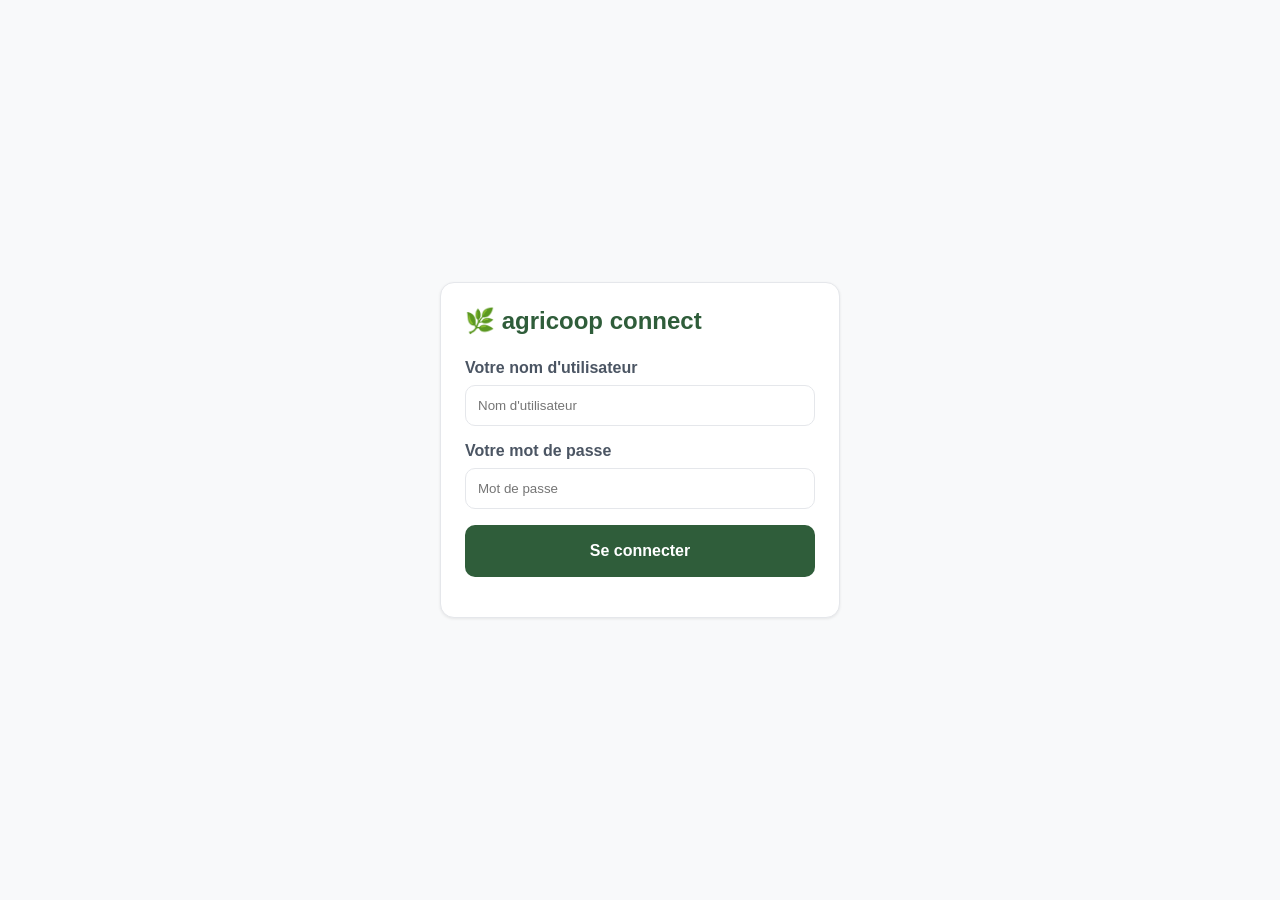
<file: index.html>
<!DOCTYPE html>
<html lang="en">

<head>
    <meta charset="UTF-8">
    <meta http-equiv="refresh" content="0; url=/frontend/login/login.html">
    <title>Redirection...</title>
</head>

<body>

</body>

</html>
</file>
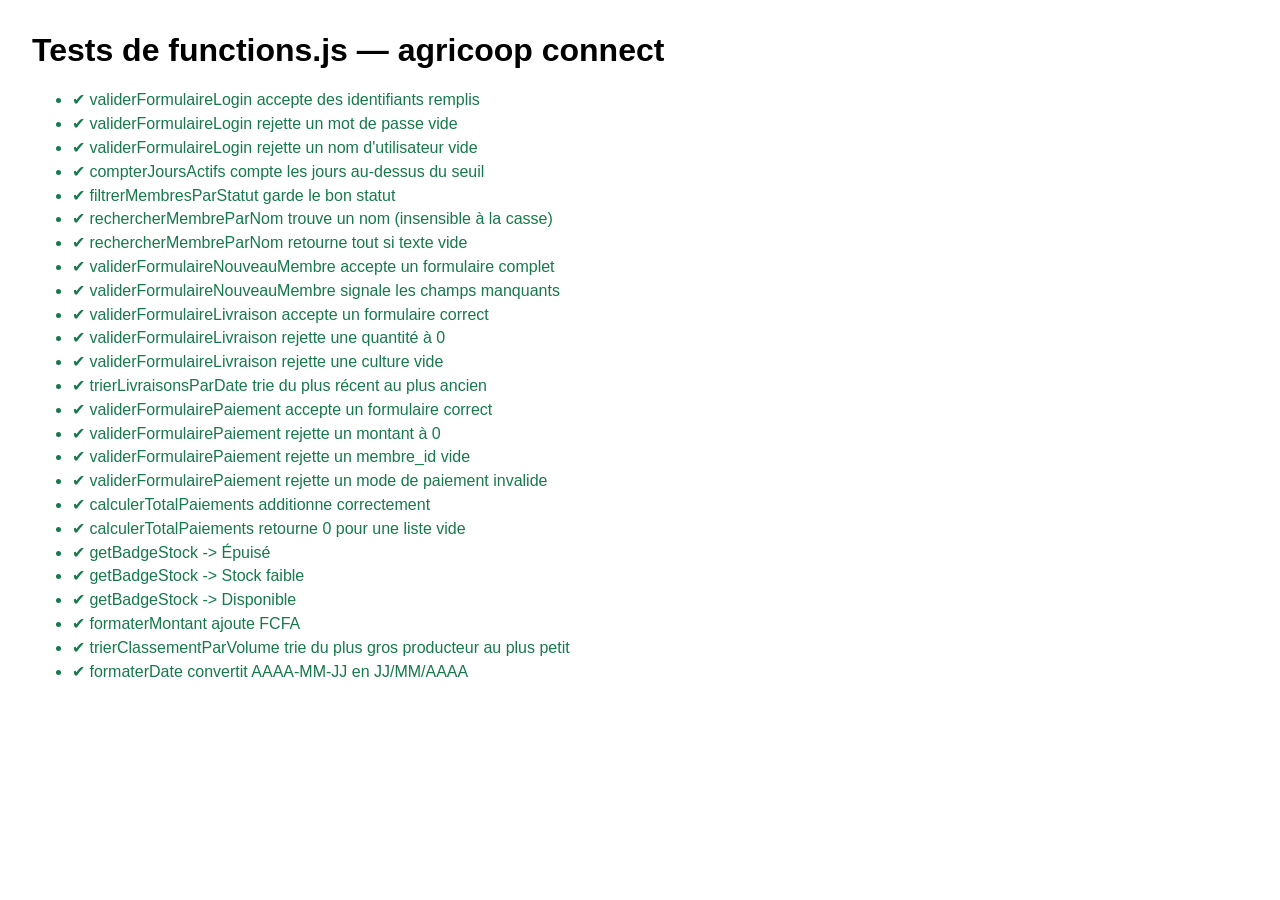
<file: frontend/functions.test.html>
<!doctype html>
<html lang="fr">
  <head>
    <meta charset="UTF-8" />
    <title>Tests — functions.js — agricoop connect</title>
    <style>
      body {
        font-family: sans-serif;
        margin: 2rem;
      }

      .ok {
        color: #16794b;
      }

      .ko {
        color: #b3261e;
      }

      li {
        margin: 0.3rem 0;
      }
    </style>
  </head>

  <body>
    <!-- Ouvrez ce fichier dans le navigateur. Tout doit être VERT.
       Vous n'avez rien à modifier ici. -->
    <h1>Tests de functions.js — agricoop connect</h1>
    <ul id="resultats"></ul>

    <script src="functions.js"></script>
    <script>
      const ul = document.getElementById("resultats");
      function verifier(nom, condition) {
        const li = document.createElement("li");
        li.textContent = (condition ? "✔ " : "✗ ") + nom;
        li.className = condition ? "ok" : "ko";
        ul.appendChild(li);
      }
      function memeContenu(a, b) {
        return JSON.stringify(a) === JSON.stringify(b);
      }

      try {
        // --- Dev FS1 ---
        verifier(
          "validerFormulaireLogin accepte des identifiants remplis",
          validerFormulaireLogin({
            nom_utilisateur: "smalonga",
            mot_de_passe: "Secretaire2026",
          }) === true,
        );

        verifier(
          "validerFormulaireLogin rejette un mot de passe vide",
          validerFormulaireLogin({
            nom_utilisateur: "smalonga",
            mot_de_passe: "",
          }) === false,
        );

        verifier(
          "validerFormulaireLogin rejette un nom d'utilisateur vide",
          validerFormulaireLogin({
            nom_utilisateur: "   ",
            mot_de_passe: "abc",
          }) === false,
        );

        verifier(
          "compterJoursActifs compte les jours au-dessus du seuil",
          compterJoursActifs(
            { "2026-07-08": 135, "2026-07-09": 60, "2026-07-10": 110 },
            100,
          ) === 2,
        );

        // --- Dev FS2 ---
        verifier(
          "filtrerMembresParStatut garde le bon statut",
          memeContenu(
            filtrerMembresParStatut(
              [
                { statut_cotisation: "En retard" },
                { statut_cotisation: "À jour" },
                { statut_cotisation: "En retard" },
              ],
              "En retard",
            ),
            [
              { statut_cotisation: "En retard" },
              { statut_cotisation: "En retard" },
            ],
          ),
        );

        verifier(
          "rechercherMembreParNom trouve un nom (insensible à la casse)",
          rechercherMembreParNom(
            [{ nom: "Jean Mabiala" }, { nom: "Sandra Malonga" }],
            "jean",
          ).length === 1,
        );

        verifier(
          "rechercherMembreParNom retourne tout si texte vide",
          rechercherMembreParNom(
            [{ nom: "Jean Mabiala" }, { nom: "Sandra Malonga" }],
            "",
          ).length === 2,
        );

        verifier(
          "validerFormulaireNouveauMembre accepte un formulaire complet",
          validerFormulaireNouveauMembre({
            nom: "Koumba",
            prenom: "Marie",
            village: "Séo",
            contact: "064111222",
          }).valide === true,
        );

        verifier(
          "validerFormulaireNouveauMembre signale les champs manquants",
          validerFormulaireNouveauMembre({
            nom: "Koumba",
            prenom: "",
            village: "Séo",
            contact: "",
          }).erreurs.length === 2,
        );

        // --- Dev FS3 ---
        verifier(
          "validerFormulaireLivraison accepte un formulaire correct",
          validerFormulaireLivraison({
            membre_id: 1,
            culture: "Manioc",
            quantite: "40",
          }) === true,
        );

        verifier(
          "validerFormulaireLivraison rejette une quantité à 0",
          validerFormulaireLivraison({
            membre_id: 1,
            culture: "Manioc",
            quantite: "0",
          }) === false,
        );

        verifier(
          "validerFormulaireLivraison rejette une culture vide",
          validerFormulaireLivraison({
            membre_id: 1,
            culture: "",
            quantite: "40",
          }) === false,
        );

        verifier(
          "trierLivraisonsParDate trie du plus récent au plus ancien",
          memeContenu(
            trierLivraisonsParDate([
              { date: "2026-07-10" },
              { date: "2026-07-15" },
              { date: "2026-07-08" },
            ]),
            [
              { date: "2026-07-15" },
              { date: "2026-07-10" },
              { date: "2026-07-08" },
            ],
          ),
        );

        // --- Dev FS4 ---
        verifier(
          "validerFormulairePaiement accepte un formulaire correct",
          validerFormulairePaiement({
            membre_id: 1,
            montant: "5000",
            mode_paiement: "Espèces",
          }) === true,
        );

        verifier(
          "validerFormulairePaiement rejette un montant à 0",
          validerFormulairePaiement({
            membre_id: 1,
            montant: "0",
            mode_paiement: "Espèces",
          }) === false,
        );

        verifier(
          "validerFormulairePaiement rejette un membre_id vide",
          validerFormulairePaiement({
            membre_id: "",
            montant: "5000",
            mode_paiement: "Espèces",
          }) === false,
        );

        verifier(
          "validerFormulairePaiement rejette un mode de paiement invalide",
          validerFormulairePaiement({
            membre_id: 1,
            montant: "5000",
            mode_paiement: "Chèque",
          }) === false,
        );

        verifier(
          "calculerTotalPaiements additionne correctement",
          calculerTotalPaiements([
            { montant: 5000 },
            { montant: 3000 },
            { montant: 2000 },
          ]) === 10000,
        );

        verifier(
          "calculerTotalPaiements retourne 0 pour une liste vide",
          calculerTotalPaiements([]) === 0,
        );

        // --- Dev FS5 ---
        verifier("getBadgeStock -> Épuisé", getBadgeStock(0) === "Épuisé");

        verifier(
          "getBadgeStock -> Stock faible",
          getBadgeStock(30) === "Stock faible",
        );

        verifier(
          "getBadgeStock -> Disponible",
          getBadgeStock(80) === "Disponible",
        );

        verifier(
          "formaterMontant ajoute FCFA",
          formaterMontant(23000) === "23000 FCFA",
        );

        // --- Dev FS6 ---
        verifier(
          "trierClassementParVolume trie du plus gros producteur au plus petit",
          memeContenu(
            trierClassementParVolume([
              { volume_total: 50 },
              { volume_total: 130 },
              { volume_total: 90 },
            ]),
            [{ volume_total: 130 }, { volume_total: 90 }, { volume_total: 50 }],
          ),
        );

        verifier(
          "formaterDate convertit AAAA-MM-JJ en JJ/MM/AAAA",
          formaterDate("2026-07-12") === "12/07/2026",
        );
      } catch (e) {
        verifier("Une fonction plante : " + e.message, false);
      }
    </script>
  </body>
</html>
</file>
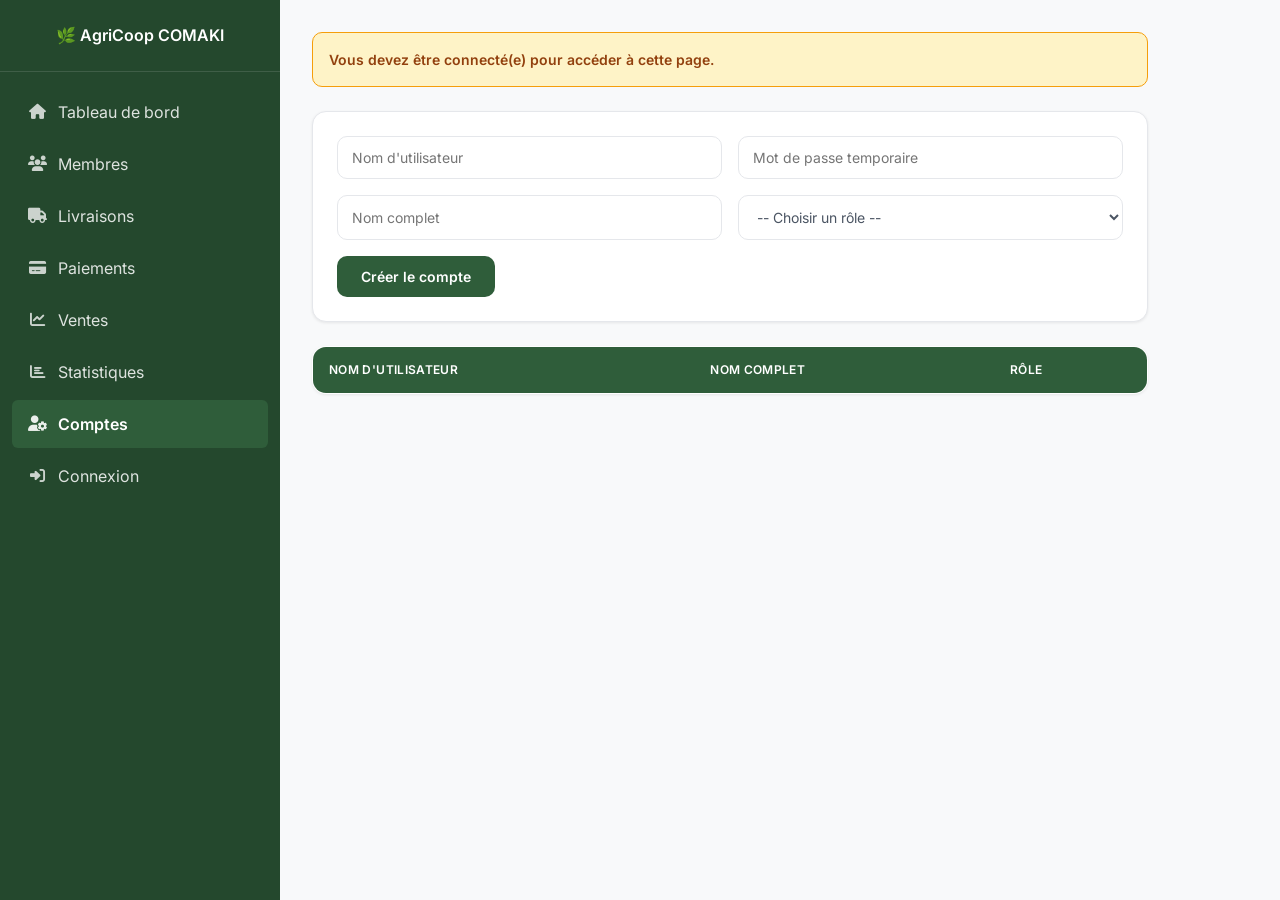
<file: frontend/comptes/comptes.html>
<!DOCTYPE html>
<html lang="fr">
<head>
  <meta charset="UTF-8">
  <meta name="viewport" content="width=device-width, initial-scale=1.0">
  <title>agricoop connect — Comptes</title>
  <link rel="stylesheet" href="comptes.css">
  <link rel="stylesheet" href="https://cdnjs.cloudflare.com/ajax/libs/font-awesome/6.5.1/css/all.min.css">
</head>
<body>

  <!-- Bouton burger (mobile) -->
<button class="burger" id="burger-btn" aria-label="Menu" aria-expanded="false">
  <span></span>
  <span></span>
  <span></span>
</button>

<!-- Overlay sombre (mobile) -->
<div class="sidebar-overlay" id="sidebar-overlay"></div>

<aside class="sidebar" id="sidebar">
  <div class="sidebar-brand">
    <span class="logo-text">🌿 AgriCoop COMAKI</span>
  </div>

  <nav class="sidebar-nav" id="main-nav">
    <ul class="nav-list">
      <li>
        <a href="../dashboard/dashboard.html" class="nav-link">
          <i class="fas fa-home"></i> Tableau de bord
        </a>
      </li>
      <li>
        <a href="../membres/membres.html" class="nav-link">
          <i class="fas fa-users"></i> Membres
        </a>
      </li>
      <li>
        <a href="../livraisons/livraisons.html" class="nav-link">
          <i class="fas fa-truck"></i> Livraisons
        </a>
      </li>
      <li>
        <a href="../paiements/paiements.html" class="nav-link">
          <i class="fas fa-credit-card"></i> Paiements
        </a>
      </li>
      <li>
        <a href="../ventes/ventes.html" class="nav-link">
          <i class="fas fa-chart-line"></i> Ventes
        </a>
      </li>
      <li>
        <a href="../statistiques/statistiques.html" class="nav-link">
          <i class="fas fa-chart-bar"></i> Statistiques
        </a>
      </li>
      <li>
        <a href="../comptes/comptes.html" class="nav-link active">
          <i class="fas fa-user-cog"></i> Comptes
        </a>
      </li>
      <li>
        <a href="../login/login.html" class="nav-link">
          <i class="fas fa-sign-in-alt"></i> Connexion
        </a>
      </li>
    </ul>
  </nav>
</aside>

      <main>
        <!-- *** NE PAS MODIFIER l'id ci-dessous *** -->
        <div id="acces-refuse-comptes" hidden></div>

        <!-- *** NE PAS MODIFIER les id ci-dessous – main.js les utilise *** -->
        <form id="form-nouveau-compte">
          <input type="text" id="c-nom-utilisateur" placeholder="Nom d'utilisateur">
          <input type="password" id="c-mot-de-passe" placeholder="Mot de passe temporaire">
          <input type="text" id="c-nom-complet" placeholder="Nom complet">
          <select id="c-role">
            <option value="">-- Choisir un rôle --</option>
            <option value="Président">Président</option>
            <option value="Trésorière">Trésorière</option>
            <option value="Responsable dépôt">Responsable dépôt</option>
            <option value="Membre">Membre</option>
          </select>
          <button type="submit">Créer le compte</button>
        </form>

        <div id="message-erreur-compte" class="message message-erreur" hidden></div>
        <div id="message-succes-compte" class="message message-succes" hidden></div>

        <table>
          <thead>
            <tr>
              <th>Nom d'utilisateur</th>
              <th>Nom complet</th>
              <th>Rôle</th>
            </tr>
          </thead>
          <tbody id="liste-comptes"></tbody>
        </table>
        <!-- *** fin de la zone protégée *** -->
      </main>
    </div>
  </div>

  <!-- NE PAS MODIFIER – scripts de connexion au backend -->
  <script src="../functions.js"></script>
  <script src="../main.js"></script>
  <script>
    const burger = document.getElementById('burger-btn');
    const sidebar = document.getElementById('sidebar');
    const overlay = document.getElementById('sidebar-overlay');

    function toggleSidebar() {
      const open = sidebar.classList.toggle('open');
      burger.setAttribute('aria-expanded', open);
      if (overlay) overlay.classList.toggle('visible', open);
    }

    if (burger && sidebar) {
      burger.addEventListener('click', toggleSidebar);
    }
    if (overlay) {
      overlay.addEventListener('click', toggleSidebar);
    }
  </script>
</body>
</html>
</file>
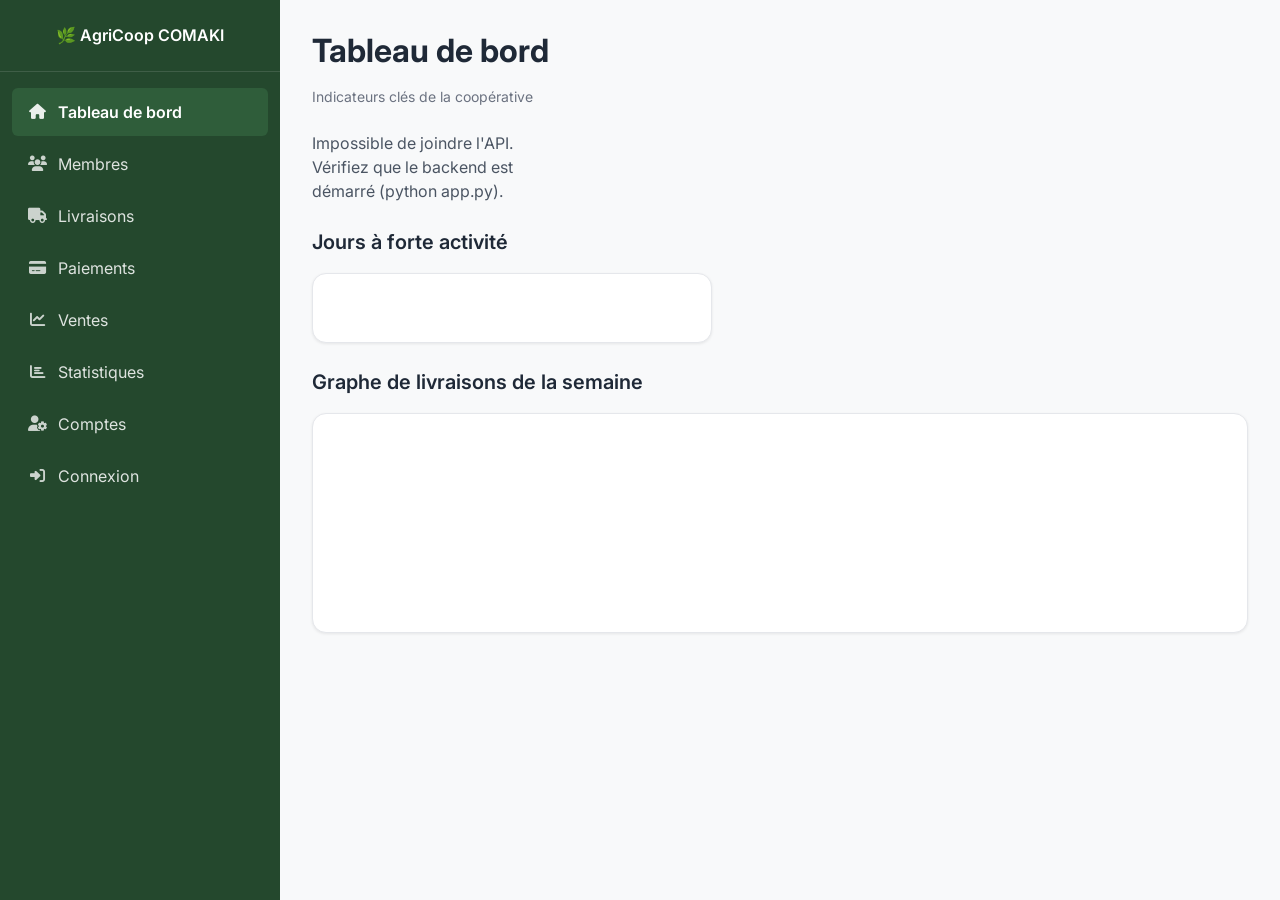
<file: frontend/dashboard/dashboard.html>
<!DOCTYPE html>
<html lang="fr">
<head>
  <meta charset="UTF-8">
  <meta name="viewport" content="width=device-width, initial-scale=1.0">
  <title>AgriCoop Connect — Tableau de bord</title>
  <link rel="stylesheet" href="dashboard.css">
  <link rel="stylesheet" href="https://cdnjs.cloudflare.com/ajax/libs/font-awesome/6.5.1/css/all.min.css">
</head>
<body>

  <!-- Bouton burger (mobile) -->
  <button class="burger" id="burger-btn" aria-label="Menu" aria-expanded="false">
    <span></span>
    <span></span>
    <span></span>
  </button>

  <!-- Overlay sombre (mobile) -->
  <div class="sidebar-overlay" id="sidebar-overlay"></div>

  <aside class="sidebar" id="sidebar">
    <div class="sidebar-brand">
      <span class="logo-text">🌿 AgriCoop COMAKI</span>
    </div>

    <nav class="sidebar-nav" id="main-nav">
      <ul class="nav-list">
        <li>
          <a href="../dashboard/dashboard.html" class="nav-link active">
            <i class="fas fa-home"></i> Tableau de bord
          </a>
        </li>
        <li>
          <a href="../membres/membres.html" class="nav-link">
            <i class="fas fa-users"></i> Membres
          </a>
        </li>
        <li>
          <a href="../livraisons/livraisons.html" class="nav-link">
            <i class="fas fa-truck"></i> Livraisons
          </a>
        </li>
        <li>
          <a href="../paiements/paiements.html" class="nav-link">
            <i class="fas fa-credit-card"></i> Paiements
          </a>
        </li>
        <li>
          <a href="../ventes/ventes.html" class="nav-link">
            <i class="fas fa-chart-line"></i> Ventes
          </a>
        </li>
        <li>
          <a href="../statistiques/statistiques.html" class="nav-link">
            <i class="fas fa-chart-bar"></i> Statistiques
          </a>
        </li>
        <li>
          <a href="../comptes/comptes.html" class="nav-link">
            <i class="fas fa-user-cog"></i> Comptes
          </a>
        </li>
        <li>
          <a href="../login/login.html" class="nav-link">
            <i class="fas fa-sign-in-alt"></i> Connexion
          </a>
        </li>
      </ul>
    </nav>
  </aside>

  <main>
    <h1>Tableau de bord</h1>
    <p class="subtitle">Indicateurs clés de la coopérative</p>

    <!-- =====================================================================
         CARTES INDICATEURS — TODO (Dev FS1)
         *** NE PAS MODIFIER les id ci-dessous — main.js les utilise ***
         ===================================================================== -->
    <section class="section-indicateurs">
      <div id="dashboard-cartes">
        <div class="carte">
          <span class="carte-titre">Stock total</span>
          <div id="carte-stock"></div>
        </div>
        <div class="carte">
          <span class="carte-titre">Montant dû</span>
          <div id="carte-montant-du"></div>
        </div>
        <div class="carte">
          <span class="carte-titre">Membres actifs</span>
          <div id="carte-membres"></div>
        </div>
        <div class="carte">
          <span class="carte-titre">Livraisons du mois</span>
          <div id="carte-livraisons"></div>
        </div>
      </div>
    </section>

    <!-- =====================================================================
         JOURS À FORTE ACTIVITÉ — TODO (Dev FS1)
         *** NE PAS MODIFIER l'id ci-dessous — main.js l'utilise ***
         ===================================================================== -->
    <section class="section-jours">
      <h2>Jours à forte activité</h2>
      <div id="jours-actifs"></div>
    </section>

    <!-- =====================================================================
         GRAPHIQUE SEMAINE — TODO (Dev FS1)
         *** NE PAS MODIFIER l'id ci-dessous — main.js l'utilise ***
         ===================================================================== -->
    <section class="section-graphique">
      <h2>Graphe de livraisons de la semaine</h2>
      <div id="graphique-semaine"></div>
    </section>
  </main>

  <!-- NE PAS MODIFIER — scripts de connexion au backend -->
  <script src="../functions.js"></script>
  <script src="../main.js"></script>

  <!-- Script sidebar / burger (UI uniquement) -->
  <script>
    const burger = document.getElementById('burger-btn');
    const sidebar = document.getElementById('sidebar');
    const overlay = document.getElementById('sidebar-overlay');

    function toggleSidebar() {
      const open = sidebar.classList.toggle('open');
      burger.setAttribute('aria-expanded', open);
      if (overlay) overlay.classList.toggle('visible', open);
    }

    if (burger && sidebar) {
      burger.addEventListener('click', toggleSidebar);
    }
    if (overlay) {
      overlay.addEventListener('click', toggleSidebar);
    }
  </script>
</body>
</html>
</file>
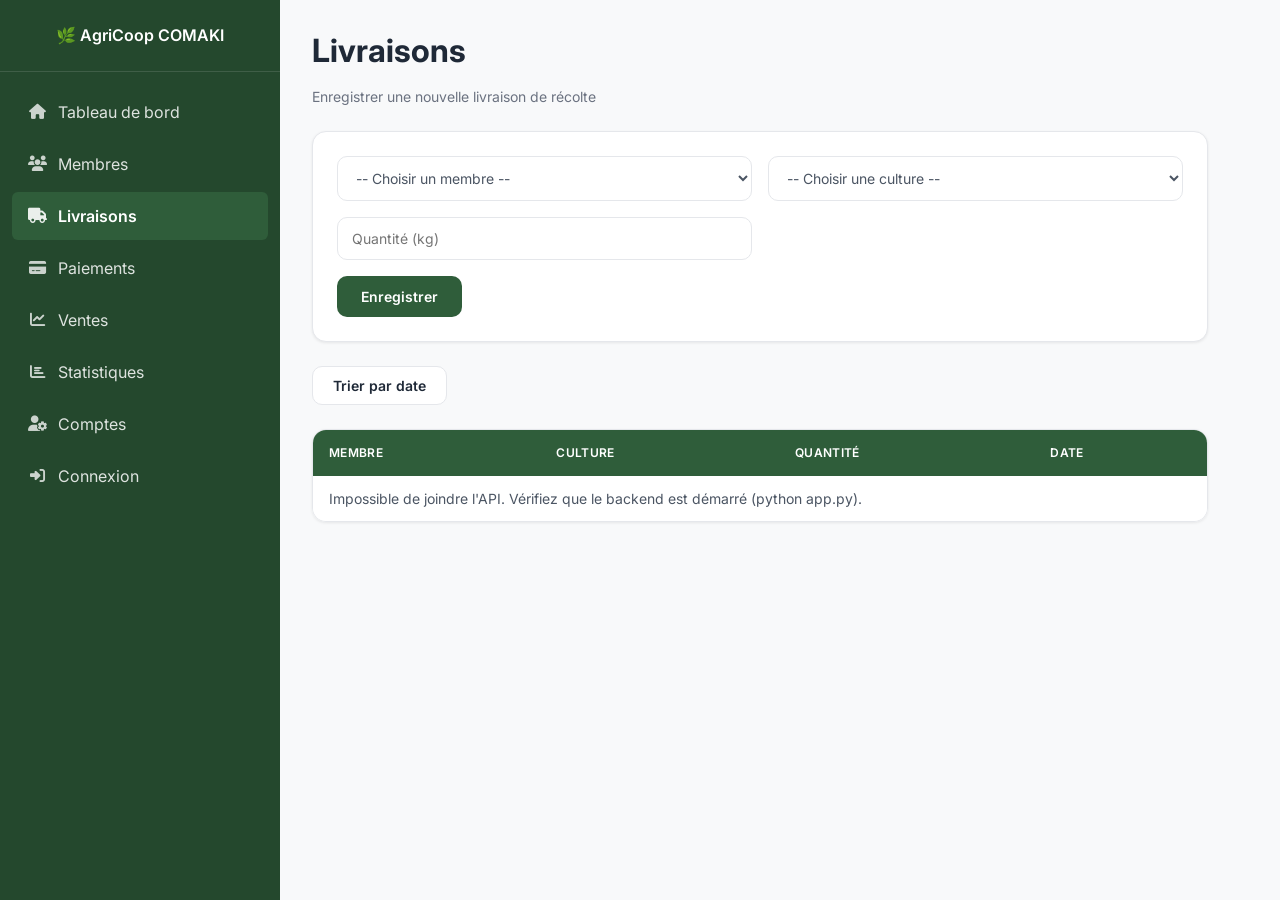
<file: frontend/livraisons/livraisons.html>
<!doctype html>
<html lang="fr">
  <head>
    <meta charset="UTF-8" />
    <meta name="viewport" content="width=device-width, initial-scale=1.0" />
    <title>agricoop connect — Livraisons</title>
    <link rel="stylesheet" href="livraisons.css" />
    <link
      rel="stylesheet"
      href="https://cdnjs.cloudflare.com/ajax/libs/font-awesome/6.5.1/css/all.min.css"
    />
  </head>
  <body>
    <!-- Bouton burger (mobile) -->
    <button
      class="burger"
      id="burger-btn"
      aria-label="Menu"
      aria-expanded="false"
    >
      <span></span>
      <span></span>
      <span></span>
    </button>

    <!-- Overlay sombre (mobile) -->
    <div class="sidebar-overlay" id="sidebar-overlay"></div>

    <aside class="sidebar" id="sidebar">
      <div class="sidebar-brand">
        <span class="logo-text">🌿 AgriCoop COMAKI</span>
      </div>

      <nav class="sidebar-nav" id="main-nav">
        <ul class="nav-list">
          <li>
            <a href="../dashboard/dashboard.html" class="nav-link">
              <i class="fas fa-home"></i> Tableau de bord
            </a>
          </li>
          <li>
            <a href="../membres/membres.html" class="nav-link">
              <i class="fas fa-users"></i> Membres
            </a>
          </li>
          <li>
            <a href="../livraisons/livraisons.html" class="nav-link active">
              <i class="fas fa-truck"></i> Livraisons
            </a>
          </li>
          <li>
            <a href="../paiements/paiements.html" class="nav-link">
              <i class="fas fa-credit-card"></i> Paiements
            </a>
          </li>
          <li>
            <a href="../ventes/ventes.html" class="nav-link">
              <i class="fas fa-chart-line"></i> Ventes
            </a>
          </li>
          <li>
            <a href="../statistiques/statistiques.html" class="nav-link">
              <i class="fas fa-chart-bar"></i> Statistiques
            </a>
          </li>
          <li>
            <a href="../comptes/comptes.html" class="nav-link">
              <i class="fas fa-user-cog"></i> Comptes
            </a>
          </li>
          <li>
            <a href="../login/login.html" class="nav-link">
              <i class="fas fa-sign-in-alt"></i> Connexion
            </a>
          </li>
        </ul>
      </nav>
    </aside>

    <main>
      <h1>Livraisons</h1>
      <p class="subtitle">Enregistrer une nouvelle livraison de récolte</p>

      <!-- *** NE PAS MODIFIER les id ci-dessous – main.js les utilise *** -->
      <form id="form-livraison">
        <select id="f-membre">
          <option value="">-- Choisir un membre --</option>
          <option value="1">Jean Mabiala</option>
          <option value="8">Odette Kimbembe</option>
          <option value="3">Ferdinand Loubota</option>
          <option value="4">Sandra Malonga</option>
          <option value="2">Alphonsine Nkounkou</option>
        </select>

        <select id="f-culture">
          <option value="">-- Choisir une culture --</option>
          <option value="Manioc">Manioc</option>
          <option value="Maïs">Maïs</option>
          <option value="Arachide">Arachide</option>
        </select>

        <input
          type="number"
          id="f-quantite"
          min="1"
          placeholder="Quantité (kg)"
        />

        <button type="submit">Enregistrer</button>
      </form>

      <div
        id="message-erreur-livraison"
        class="message message-erreur"
        hidden
      ></div>
      <div
        id="message-succes-livraison"
        class="message message-succes"
        hidden
      ></div>
      <!-- *** fin de la zone protégée *** -->

      <button id="btn-trier-livraisons" type="button">Trier par date</button>

      <div class="table-wrapper">
        <table>
          <thead>
            <tr>
              <th>Membre</th>
              <th>Culture</th>
              <th>Quantité</th>
              <th>Date</th>
            </tr>
          </thead>
          <tbody id="liste-livraisons"></tbody>
        </table>
      </div>
    </main>

    <!-- NE PAS MODIFIER – scripts de connexion au backend -->
    <script src="../functions.js"></script>
    <script src="../main.js"></script>

    <!-- Script sidebar / burger (UI uniquement) -->
    <script>
      const burger = document.getElementById("burger-btn");
      const sidebar = document.getElementById("sidebar");
      const overlay = document.getElementById("sidebar-overlay");

      function toggleSidebar() {
        const open = sidebar.classList.toggle("open");
        burger.setAttribute("aria-expanded", open);
        if (overlay) overlay.classList.toggle("visible", open);
      }

      if (burger && sidebar) {
        burger.addEventListener("click", toggleSidebar);
      }
      if (overlay) {
        overlay.addEventListener("click", toggleSidebar);
      }
    </script>
  </body>
</html>
</file>
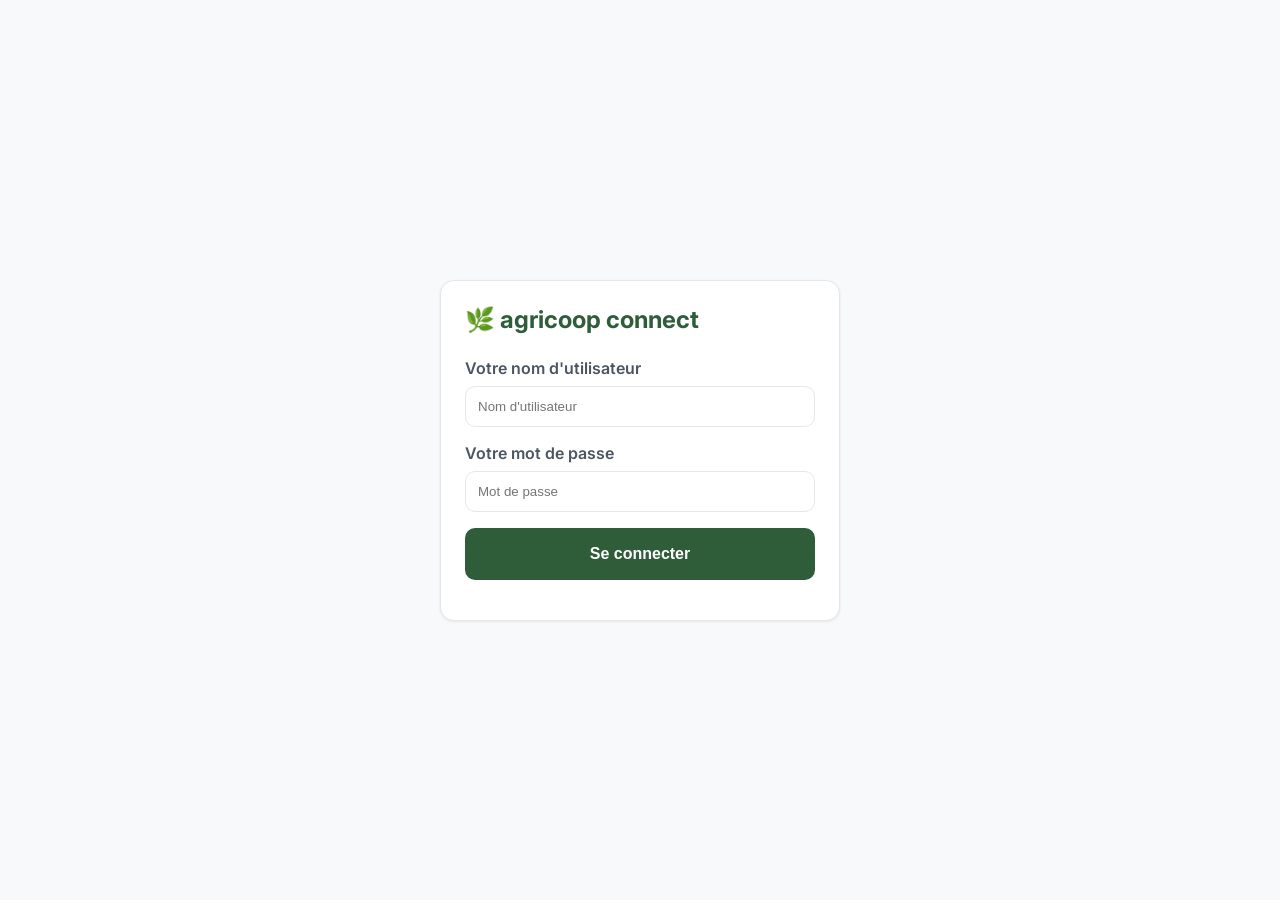
<file: frontend/login/login.html>
<!doctype html>
<html lang="fr">
  <head>
    <meta charset="UTF-8" />
    <meta name="viewport" content="width=device-width, initial-scale=1.0" />
    <title>agricoop connect — Connexion</title>
    <link rel="stylesheet" href="login.css" />
  </head>

  <body>
    <!-- =====================================================================
       ÉCRAN DE CONNEXION — TODO (Dev FS1)
       Construire une page de connexion centrée, sobre : logo/titre de
       l'application, formulaire, message d'erreur. Layout : centré
       verticalement et horizontalement, carte de connexion max ~400px de
       large, responsive mobile.

       *** NE PAS MODIFIER les id ci-dessous — main.js les utilise ***
       ===================================================================== -->
    <main>
      <div class="main-wrapper card">
        <h2>🌿 agricoop connect</h2>
        <form id="form-login">
          <div class="form-field-container">
            <label for="l-nom-utilisateur">Votre nom d'utilisateur</label>
            <input
              type="text"
              id="l-nom-utilisateur"
              placeholder="Nom d'utilisateur"
            />
          </div>
          <div class="form-field-container">
            <label for="l-mot-de-passe">Votre mot de passe</label>
            <input
              type="password"
              id="l-mot-de-passe"
              placeholder="Mot de passe"
            />
          </div>
          <div class="form-field-container">
            <button type="submit">Se connecter</button>
          </div>
        </form>

        <div id="message-erreur-login" hidden></div>
      </div>
      <!-- AIDE — TODO (Dev FS1) : rappel optionnel que les comptes sont créés
         par la Secrétaire (pas d'auto-inscription) -->
    </main>

    <!-- NE PAS MODIFIER — scripts de connexion au backend -->
    <script src="../functions.js"></script>
    <script src="../main.js"></script>
  </body>
</html>
</file>
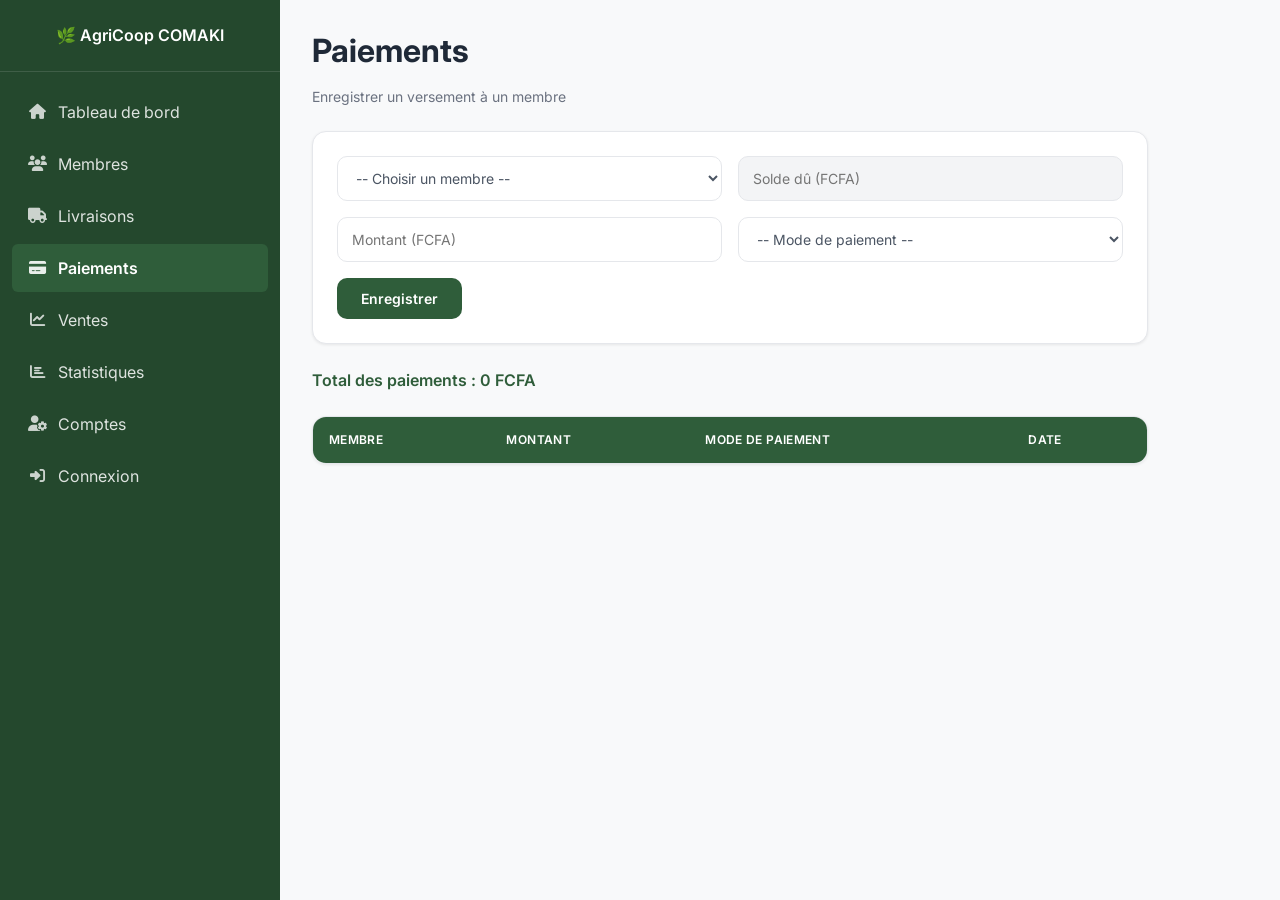
<file: frontend/paiements/paiements.html>
<!doctype html>
<html lang="fr">
  <head>
    <meta charset="UTF-8" />
    <meta name="viewport" content="width=device-width, initial-scale=1.0" />
    <title>agricoop connect — Paiements</title>
    <link rel="stylesheet" href="paiements.css" />
    <link
      rel="stylesheet"
      href="https://cdnjs.cloudflare.com/ajax/libs/font-awesome/6.5.1/css/all.min.css"
    />
  </head>
  <body>
    <!-- Bouton burger (mobile) -->
    <button
      class="burger"
      id="burger-btn"
      aria-label="Menu"
      aria-expanded="false"
    >
      <span></span>
      <span></span>
      <span></span>
    </button>

    <!-- Overlay sombre (mobile) -->
    <div class="sidebar-overlay" id="sidebar-overlay"></div>

    <aside class="sidebar" id="sidebar">
      <div class="sidebar-brand">
        <span class="logo-text">🌿 AgriCoop COMAKI</span>
      </div>

      <nav class="sidebar-nav" id="main-nav">
        <ul class="nav-list">
          <li>
            <a href="../dashboard/dashboard.html" class="nav-link">
              <i class="fas fa-home"></i> Tableau de bord
            </a>
          </li>
          <li>
            <a href="../membres/membres.html" class="nav-link">
              <i class="fas fa-users"></i> Membres
            </a>
          </li>
          <li>
            <a href="../livraisons/livraisons.html" class="nav-link">
              <i class="fas fa-truck"></i> Livraisons
            </a>
          </li>
          <li>
            <a href="../paiements/paiements.html" class="nav-link active">
              <i class="fas fa-credit-card"></i> Paiements
            </a>
          </li>
          <li>
            <a href="../ventes/ventes.html" class="nav-link">
              <i class="fas fa-chart-line"></i> Ventes
            </a>
          </li>
          <li>
            <a href="../statistiques/statistiques.html" class="nav-link">
              <i class="fas fa-chart-bar"></i> Statistiques
            </a>
          </li>
          <li>
            <a href="../comptes/comptes.html" class="nav-link">
              <i class="fas fa-user-cog"></i> Comptes
            </a>
          </li>
          <li>
            <a href="../login/login.html" class="nav-link">
              <i class="fas fa-sign-in-alt"></i> Connexion
            </a>
          </li>
        </ul>
      </nav>
    </aside>

    <main>
      <h1>Paiements</h1>
      <p class="subtitle">Enregistrer un versement à un membre</p>

      <!-- =====================================================================
         FORMULAIRE DE PAIEMENT

         *** NE PAS MODIFIER les id ci-dessous — main.js les utilise ***
         ===================================================================== -->
      <form id="form-paiement">
        <select id="p-membre">
          <option value="">-- Choisir un membre --</option>
          <option value="Nkounkou Bernadette" data-solde="34500">
            Nkounkou Bernadette
          </option>
          <option value="Mabiala J." data-solde="50000">Mabiala J.</option>
          <option value="Bemba F." data-solde="19250">Bemba F.</option>
        </select>
        <input
          type="text"
          id="solde-du-affiche"
          placeholder="Solde dû (FCFA)"
          readonly
        />
        <input
          type="number"
          id="p-montant"
          min="1"
          placeholder="Montant (FCFA)"
        />
        <select id="p-mode-paiement">
          <option value="">-- Mode de paiement --</option>
          <option value="Espèces">Espèces</option>
          <option value="Mobile Money">Mobile Money</option>
        </select>
        <button type="submit">Enregistrer</button>
      </form>

      <div
        id="message-erreur-paiement"
        class="message message-erreur"
        hidden
      ></div>
      <div
        id="message-succes-paiement"
        class="message message-succes"
        hidden
      ></div>

      <!-- Reçu de paiement (EX-19) — élément fixe, jamais recréé, seul le contenu change -->
      <div id="recu-paiement" class="receipt" hidden>
        <h2>Reçu de paiement</h2>
        <p><strong>Membre :</strong> <span id="recu-membre"></span></p>
        <p><strong>Montant :</strong> <span id="recu-montant"></span> FCFA</p>
        <p><strong>Mode de paiement :</strong> <span id="recu-mode"></span></p>
        <p><strong>Date :</strong> <span id="recu-date"></span></p>
        <p>
          <strong>Nouveau solde :</strong> <span id="recu-solde"></span> FCFA
        </p>
        <button type="button" id="recu-imprimer">Imprimer le reçu</button>
      </div>

      <!-- =====================================================================
         TOTAL ET HISTORIQUE

         *** NE PAS MODIFIER les id ci-dessous — main.js les utilise ***
         ===================================================================== -->
      <div id="total-paiements">Total des paiements : 0 FCFA</div>

      <!-- Le JS ajoute une ligne à chaque paiement (createElement, pas innerHTML) -->
      <div class="table-wrapper">
        <table>
          <thead>
            <tr>
              <th>Membre</th>
              <th>Montant</th>
              <th>Mode de paiement</th>
              <th>Date</th>
            </tr>
          </thead>
          <tbody id="liste-paiements"></tbody>
        </table>
      </div>
    </main>

    <!-- NE PAS MODIFIER — scripts de connexion au backend -->
    <script src="../functions.js"></script>
    <script src="../main.js"></script>

    <!-- =====================================================================
       LOGIQUE PAGE PAIEMENTS (Dev FS4) — sans construction dynamique du DOM
       EX-16 : enregistrement du versement
       EX-17 : blocage strict du surpaiement (Paiement <= Solde Dû)
       EX-18 : calcul en temps réel du reste à verser
       EX-19 : génération du reçu de paiement (avec impression)
       ===================================================================== -->
    <script>
      document.addEventListener("DOMContentLoaded", () => {
        const form = document.getElementById("form-paiement");
        const membreSelect = document.getElementById("p-membre");
        const soldeAfficheInput = document.getElementById("solde-du-affiche");
        const montantInput = document.getElementById("p-montant");
        const modeSelect = document.getElementById("p-mode-paiement");
        const erreurDiv = document.getElementById("message-erreur-paiement");
        const succesDiv = document.getElementById("message-succes-paiement");
        const totalDiv = document.getElementById("total-paiements");

        // Correspondance nom de membre -> suffixe des id des cellules fixes
        const suffixeParMembre = {
          "Nkounkou Bernadette": "nkounkou-bernadette",
          "Mabiala J.": "mabiala-j",
          "Bemba F.": "bemba-f",
        };

        const paiementsEnregistres = []; // garde tous les paiements pour calculerTotalPaiements()

        // Ne garder dans le sélecteur que les 3 membres autorisés, même si
        // main.js ajoute d'autres options (au chargement ou plus tard, après un fetch)
        function filtrerSelecteurMembres() {
          Array.from(membreSelect.options).forEach((option) => {
            if (option.value !== "" && !suffixeParMembre[option.value]) {
              option.remove();
            }
          });
        }

        filtrerSelecteurMembres();
        new MutationObserver(filtrerSelecteurMembres).observe(membreSelect, {
          childList: true,
        });

        const listeBody = document.getElementById("liste-paiements");

        // Ne garder dans le tableau historique que les lignes des 3 membres autorisés,
        // même si main.js ajoute d'autres lignes (au chargement ou après un fetch)
        function filtrerHistorique() {
          Array.from(listeBody.children).forEach((row) => {
            const nomMembre = row.children[0]
              ? row.children[0].textContent.trim()
              : "";
            if (!suffixeParMembre[nomMembre]) {
              row.remove();
            }
          });
        }

        filtrerHistorique();
        new MutationObserver(filtrerHistorique).observe(listeBody, {
          childList: true,
        });

        // Affiche le solde dû du membre sélectionné
        membreSelect.addEventListener("change", () => {
          const option = membreSelect.options[membreSelect.selectedIndex];
          const solde =
            option && option.dataset.solde
              ? parseFloat(option.dataset.solde)
              : null;
          soldeAfficheInput.value =
            solde !== null ? `${solde.toLocaleString("fr-FR")} FCFA` : "";
        });

        /**
         * EX-16 / EX-17 / EX-18
         * Enregistre le versement du membre sélectionné : vérifie que le montant
         * ne dépasse pas le solde dû, calcule le nouveau solde, puis met à jour
         * les cellules déjà existantes de sa ligne dans le tableau (aucune création
         * d'élément). Retourne l'objet paiement si valide, sinon null.
         */
        function enregistrerPaiement(event) {
          event.preventDefault();
          erreurDiv.hidden = true;
          succesDiv.hidden = true;

          const option = membreSelect.options[membreSelect.selectedIndex];
          const membre_id = option ? option.value : "";
          const soldeDu =
            option && option.dataset.solde
              ? parseFloat(option.dataset.solde)
              : null;
          const montant = parseFloat(montantInput.value);
          const mode_paiement = modeSelect.value;

          // EX-16 (champs) + EX-17 (surpaiement) : validation via functions.js
          const valide = validerFormulairePaiement({
            membre_id,
            montant,
            mode_paiement,
          });

          if (!valide || montant > soldeDu) {
            // messages d'erreur
            if (!membre_id) {
              erreurDiv.textContent = "Veuillez sélectionner un membre.";
            } else if (isNaN(montant) || montant <= 0) {
              erreurDiv.textContent =
                "Veuillez rentrer un montant supérieur à 0.";
            } else if (soldeDu !== null && soldeDu < montant) {
              erreurDiv.textContent = `Le montant est supérieur au solde dû (${soldeDu.toLocaleString("fr-FR")} FCFA).`;
            } else if (!mode_paiement) {
              erreurDiv.textContent = "Veuillez choisir un mode de paiement.";
            } else {
              erreurDiv.textContent = "Informations de paiement invalides.";
            }

            erreurDiv.hidden = false;
            return null;
          }

          // EX-18 : calcul en temps réel du reste à verser
          const nouveauSolde = soldeDu !== null ? soldeDu - montant : null;
          const date = new Date().toLocaleDateString("fr-FR");

          const paiement = {
            membre_id,
            montant,
            mode_paiement,
            date,
            nouveauSolde,
          };

          // Ajoute une nouvelle ligne dans l'historique (createElement/textContent, pas innerHTML)
          const row = document.createElement("tr");

          const celluleMembre = document.createElement("td");
          celluleMembre.textContent = paiement.membre_id;

          const celluleMontant = document.createElement("td");
          celluleMontant.textContent = `${paiement.montant.toLocaleString("fr-FR")} F`;

          const celluleMode = document.createElement("td");
          celluleMode.textContent = paiement.mode_paiement;

          const celluleDate = document.createElement("td");
          celluleDate.textContent = paiement.date;

          row.append(celluleMembre, celluleMontant, celluleMode, celluleDate);
          listeBody.prepend(row);

          // Met à jour le solde du membre pour le prochain paiement
          if (nouveauSolde !== null) {
            option.dataset.solde = nouveauSolde;
          }

          // Ajoute ce paiement à la liste, puis recalcule le total via functions.js
          paiementsEnregistres.push(paiement);
          const total = calculerTotalPaiements(paiementsEnregistres);
          totalDiv.textContent = `Total des paiements : ${total.toLocaleString("fr-FR")} FCFA`;

          succesDiv.textContent = "Paiement enregistré avec succès.";
          succesDiv.hidden = false;

          form.reset();
          soldeAfficheInput.value = "";

          return paiement;
        }

        /**
         * EX-19
         * Affiche le reçu de paiement numérique/imprimable à partir d'un paiement validé.
         * Remplit uniquement les éléments déjà présents dans le HTML.
         */
        function genererRecu(paiement) {
          document.getElementById("recu-membre").textContent =
            paiement.membre_id;
          document.getElementById("recu-montant").textContent =
            paiement.montant.toLocaleString("fr-FR");
          document.getElementById("recu-mode").textContent =
            paiement.mode_paiement;
          document.getElementById("recu-date").textContent = paiement.date;
          document.getElementById("recu-solde").textContent =
            paiement.nouveauSolde !== null
              ? paiement.nouveauSolde.toLocaleString("fr-FR")
              : "N/A";
          document.getElementById("recu-paiement").hidden = false;
        }

        form.addEventListener("submit", (event) => {
          // Empêche main.js (qui écoute aussi 'submit' sur ce même formulaire et tente
          // de contacter un serveur) d'écraser notre message une fois sa requête terminée
          event.stopImmediatePropagation();

          const paiement = enregistrerPaiement(event);
          if (paiement) {
            genererRecu(paiement);
          }
        });

        // Impression du reçu (EX-19)
        document
          .getElementById("recu-imprimer")
          .addEventListener("click", () => {
            window.print();
          });
      });
    </script>

    <!-- Script sidebar / burger (UI uniquement) -->
    <script>
      const burger = document.getElementById("burger-btn");
      const sidebar = document.getElementById("sidebar");
      const overlay = document.getElementById("sidebar-overlay");

      function toggleSidebar() {
        const open = sidebar.classList.toggle("open");
        burger.setAttribute("aria-expanded", open);
        if (overlay) overlay.classList.toggle("visible", open);
      }

      if (burger && sidebar) {
        burger.addEventListener("click", toggleSidebar);
      }
      if (overlay) {
        overlay.addEventListener("click", toggleSidebar);
      }
    </script>
  </body>
</html>
</file>
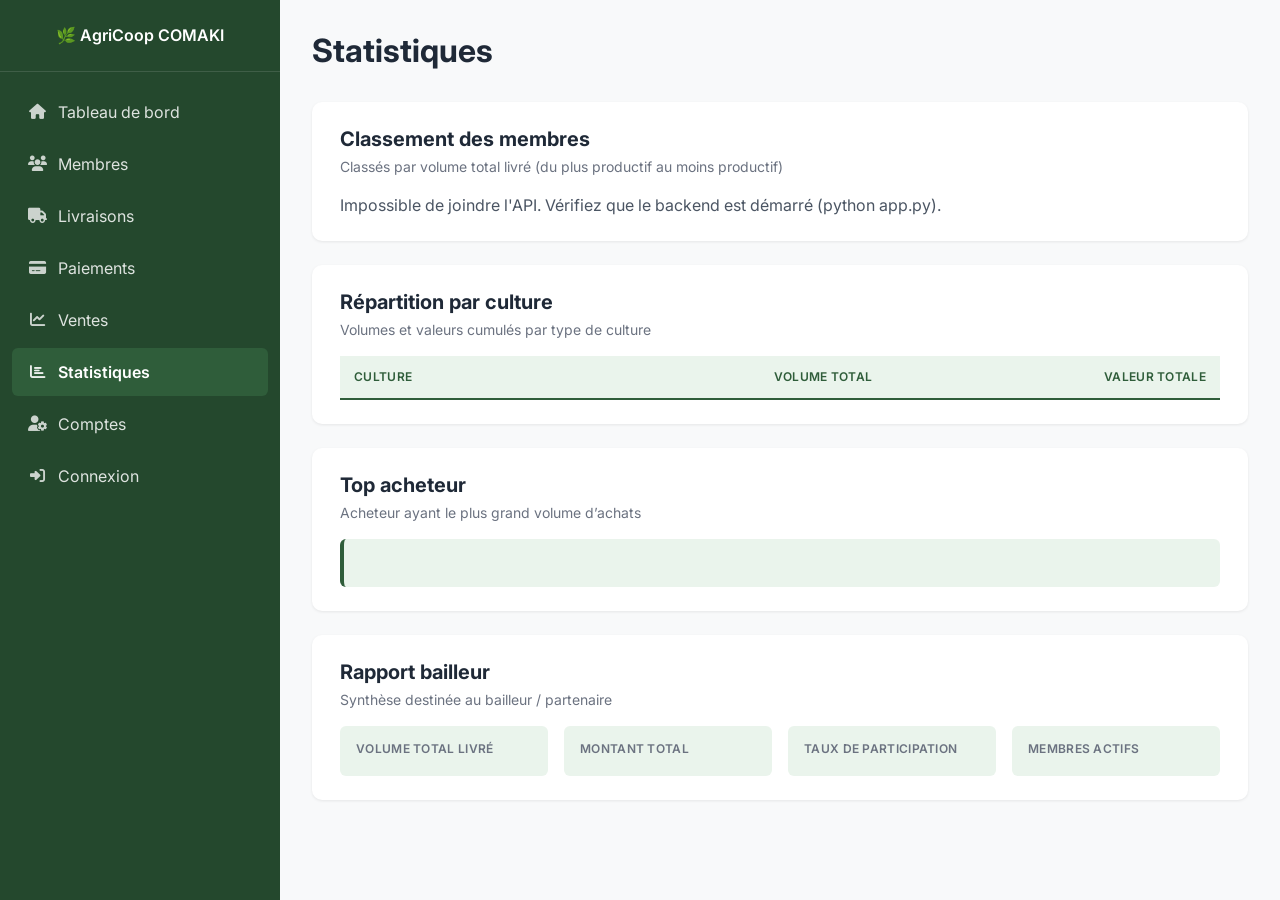
<file: frontend/statistiques/statistiques.html>
<!doctype html>
<html lang="fr">
  <head>
    <meta charset="UTF-8" />
    <meta name="viewport" content="width=device-width, initial-scale=1.0" />
    <title>agricoop connect — Statistiques</title>
    <link rel="stylesheet" href="statistiques.css" />
    <link
      rel="stylesheet"
      href="https://cdnjs.cloudflare.com/ajax/libs/font-awesome/6.5.1/css/all.min.css"
    />
  </head>
  <body>
    <!-- NAVIGATION — TODO (Dev FS6) -->
    <!-- Bouton burger (mobile) -->
    <!-- Bouton burger (mobile) -->
    <button
      class="burger"
      id="burger-btn"
      aria-label="Menu"
      aria-expanded="false"
    >
      <span></span>
      <span></span>
      <span></span>
    </button>

    <!-- Overlay sombre (mobile) -->
    <div class="sidebar-overlay" id="sidebar-overlay"></div>

    <aside class="sidebar" id="sidebar">
      <div class="sidebar-brand">
        <span class="logo-text">🌿 AgriCoop COMAKI</span>
      </div>

      <nav class="sidebar-nav" id="main-nav">
        <ul class="nav-list">
          <li>
            <a href="../dashboard/dashboard.html" class="nav-link">
              <i class="fas fa-home"></i> Tableau de bord
            </a>
          </li>
          <li>
            <a href="../membres/membres.html" class="nav-link">
              <i class="fas fa-users"></i> Membres
            </a>
          </li>
          <li>
            <a href="../livraisons/livraisons.html" class="nav-link">
              <i class="fas fa-truck"></i> Livraisons
            </a>
          </li>
          <li>
            <a href="../paiements/paiements.html" class="nav-link">
              <i class="fas fa-credit-card"></i> Paiements
            </a>
          </li>
          <li>
            <a href="../ventes/ventes.html" class="nav-link">
              <i class="fas fa-chart-line"></i> Ventes
            </a>
          </li>
          <li>
            <a href="../statistiques/statistiques.html" class="nav-link active">
              <i class="fas fa-chart-bar"></i> Statistiques
            </a>
          </li>
          <li>
            <a href="../comptes/comptes.html" class="nav-link">
              <i class="fas fa-user-cog"></i> Comptes
            </a>
          </li>
          <li>
            <a href="../login/login.html" class="nav-link">
              <i class="fas fa-sign-in-alt"></i> Connexion
            </a>
          </li>
        </ul>
      </nav>
    </aside>

    <main>
      <!-- =====================================================================
         CLASSEMENT DES MEMBRES — TODO (Dev FS6)
         Le contenu (liste <li>) est injecté par main.js.

         *** NE PAS MODIFIER l'id ci-dessous — main.js l'utilise ***
         ===================================================================== -->

      <h1 class="page-title">Statistiques</h1>
      <section class="card card-classement">
        <h2>Classement des membres</h2>
        <p class="card-subtitle">
          Classés par volume total livré (du plus productif au moins productif)
        </p>
        <ol id="classement-membres" class="classement-list"></ol>
      </section>

      <!-- =====================================================================
         TABLEAU PAR CULTURE — TODO (Dev FS6)

         *** NE PAS MODIFIER l'id ci-dessous — main.js l'utilise ***
         ===================================================================== -->

      <section class="card card-cultures">
        <h2>Répartition par culture</h2>
        <p class="card-subtitle">
          Volumes et valeurs cumulés par type de culture
        </p>
        <div class="table-wrapper">
          <table class="data-table">
            <thead>
              <tr>
                <th>Culture</th>
                <th>Volume total</th>
                <th>Valeur totale</th>
              </tr>
            </thead>
            <tbody id="tableau-cultures"></tbody>
          </table>
        </div>
      </section>

      <!-- =====================================================================
         TOP ACHETEUR — TODO (Dev FS6)

         *** NE PAS MODIFIER l'id ci-dessous — main.js l'utilise ***
         ===================================================================== -->

      <section class="card card-top-acheteur">
        <h2>Top acheteur</h2>
        <p class="card-subtitle">
          Acheteur ayant le plus grand volume d’achats
        </p>
        <div id="top-acheteur" class="top-acheteur-content"></div>
      </section>

      <!-- =====================================================================
         RAPPORT BAILLEUR — TODO (Dev FS6 + DM)
         Le dev structure la section, le DM fournit les textes d'habillage.
         Les valeurs chiffrées sont injectées par main.js.

         *** NE PAS MODIFIER les id ci-dessous — main.js les utilise ***
         ===================================================================== -->
      <section class="card card-rapport" id="rapport-bailleur">
        <h2>Rapport bailleur</h2>
        <p class="card-subtitle">Synthèse destinée au bailleur / partenaire</p>
        <div id="rapport-bailleur-contenu" class="rapport-grid">
          <div class="rapport-item">
            <span class="rapport-label">Volume total livré</span>
            <span id="rb-volume" class="rapport-value"></span>
          </div>
          <div class="rapport-item">
            <span class="rapport-label">Montant total</span>
            <span id="rb-montant" class="rapport-value"></span>
          </div>
          <div class="rapport-item">
            <span class="rapport-label">Taux de participation</span>
            <span id="rb-taux" class="rapport-value"></span>
          </div>
          <div class="rapport-item">
            <span class="rapport-label">Membres actifs</span>
            <span id="rb-membres" class="rapport-value"></span>
          </div>
        </div>
      </section>
    </main>

    <!-- NE PAS MODIFIER — scripts de connexion au backend -->
    <script src="../functions.js"></script>
    <script src="../main.js"></script>
    <!-- Script sidebar / burger (UI uniquement) -->
    <script>
      const burger = document.getElementById("burger-btn");
      const sidebar = document.getElementById("sidebar");
      const overlay = document.getElementById("sidebar-overlay");

      function toggleSidebar() {
        const open = sidebar.classList.toggle("open");
        burger.setAttribute("aria-expanded", open);
        if (overlay) overlay.classList.toggle("visible", open);
      }

      if (burger && sidebar) {
        burger.addEventListener("click", toggleSidebar);
      }
      if (overlay) {
        overlay.addEventListener("click", toggleSidebar);
      }
    </script>
  </body>
</html>
</file>
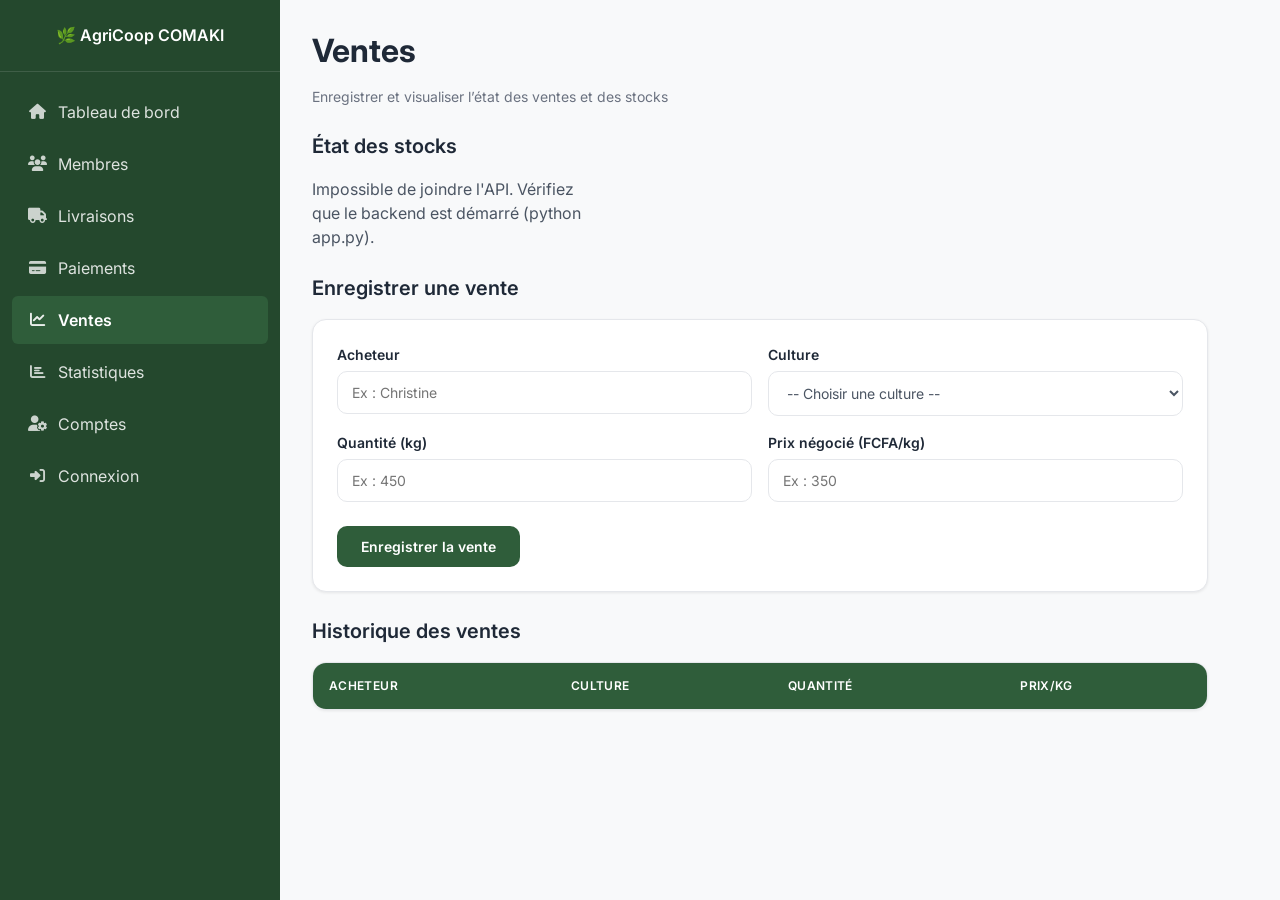
<file: frontend/ventes/ventes.html>
<!doctype html>
<html lang="fr">
  <head>
    <meta charset="UTF-8" />
    <meta name="viewport" content="width=device-width, initial-scale=1.0" />
    <title>agricoop connect — Ventes & Stock</title>
    <link rel="stylesheet" href="ventes.css" />
    <link
      rel="stylesheet"
      href="https://cdnjs.cloudflare.com/ajax/libs/font-awesome/6.5.1/css/all.min.css"
    />
  </head>
  <body>
    <!-- Bouton burger (mobile) -->
    <button
      class="burger"
      id="burger-btn"
      aria-label="Menu"
      aria-expanded="false"
    >
      <span></span>
      <span></span>
      <span></span>
    </button>

    <!-- Overlay sombre (mobile) -->
    <div class="sidebar-overlay" id="sidebar-overlay"></div>

    <aside class="sidebar" id="sidebar">
      <div class="sidebar-brand">
        <span class="logo-text">🌿 AgriCoop COMAKI</span>
      </div>

      <nav class="sidebar-nav" id="main-nav">
        <ul class="nav-list">
          <li>
              <a href="../dashboard/dashboard.html" class="nav-link">
              <i class="fas fa-home"></i> Tableau de bord
            </a>
          </li>
          <li>
            <a href="../membres/membres.html" class="nav-link">
              <i class="fas fa-users"></i> Membres
            </a>
          </li>
          <li>
            <a href="../livraisons/livraisons.html" class="nav-link">
              <i class="fas fa-truck"></i> Livraisons
            </a>
          </li>
          <li>
            <a href="../paiements/paiements.html" class="nav-link">
              <i class="fas fa-credit-card"></i> Paiements
            </a>
          </li>
          <li>
            <a href="../ventes/ventes.html" class="nav-link active">
              <i class="fas fa-chart-line"></i> Ventes
            </a>
          </li>
          <li>
            <a href="../statistiques/statistiques.html" class="nav-link">
              <i class="fas fa-chart-bar"></i> Statistiques
            </a>
          </li>
          <li>
            <a href="../comptes/comptes.html" class="nav-link">
              <i class="fas fa-user-cog"></i> Comptes
            </a>
          </li>
          <li>
            <a href="../login/login.html" class="nav-link">
              <i class="fas fa-sign-in-alt"></i> Connexion
            </a>
          </li>
        </ul>
      </nav>
    </aside>

    <main>
      <h1>Ventes</h1>
      <p class="subtitle">
        Enregistrer et visualiser l’état des ventes et des stocks
      </p>

      <!-- =====================================================================
         CARTES STOCK — TODO (Dev FS5)
         Le contenu est injecté par main.js (une carte par culture avec
         badge et barre de remplissage). Le dev stylise .card, .badge,
         .barre-stock-fond, .barre-stock-remplissage.

         *** NE PAS MODIFIER l'id ci-dessous — main.js l'utilise ***
         ===================================================================== -->
      <section class="section-stocks">
        <h2>État des stocks</h2>
        <div id="cartes-stock"></div>
      </section>

      <!-- =====================================================================
         FORMULAIRE NOUVELLE VENTE
         ===================================================================== -->
      <section class="section-form">
        <h2>Enregistrer une vente</h2>
        <form id="form-vente">
          <div class="form-group">
            <label for="client">Acheteur</label>
            <input
              type="text"
              id="client"
              placeholder="Ex : Christine"
              required
            />
          </div>

          <div class="form-group">
            <label for="culture">Culture</label>
            <select id="culture" required>
              <option value="">-- Choisir une culture --</option>
              <option value="Arachide">Arachide</option>
              <option value="Manioc">Manioc</option>
              <option value="Maïs">Maïs</option>
            </select>
          </div>

          <div class="form-group">
            <label for="quantité">Quantité (kg)</label>
            <input
              type="number"
              id="quantité"
              placeholder="Ex : 450"
              min="1"
              required
            />
          </div>

          <div class="form-group">
            <label for="prix_negocier">Prix négocié (FCFA/kg)</label>
            <input
              type="number"
              id="prix_negocier"
              placeholder="Ex : 350"
              min="1"
              required
            />
          </div>

          <button type="submit">Enregistrer la vente</button>
        </form>
      </section>

      <!-- =====================================================================
         TABLEAU DES VENTES — TODO (Dev FS5)

         *** NE PAS MODIFIER l'id ci-dessous — main.js l'utilise ***
         ===================================================================== -->
      <section class="section-table">
        <h2>Historique des ventes</h2>
        <div class="table-wrapper">
          <table>
            <thead>
              <tr>
                <th>Acheteur</th>
                <th>Culture</th>
                <th>Quantité</th>
                <th>Prix/kg</th>
              </tr>
            </thead>
            <tbody id="liste-ventes"></tbody>
          </table>
        </div>
      </section>
    </main>

    <!-- NE PAS MODIFIER — scripts de connexion au backend -->
    <script src="../functions.js"></script>
    <script src="../main.js"></script>
    <script>
      const burger = document.getElementById("burger-btn");
      const sidebar = document.getElementById("sidebar");
      const overlay = document.getElementById("sidebar-overlay");

      function toggleSidebar() {
        const open = sidebar.classList.toggle("open");
        burger.setAttribute("aria-expanded", open);
        if (overlay) overlay.classList.toggle("visible", open);
      }

      if (burger && sidebar) {
        burger.addEventListener("click", toggleSidebar);
      }
      if (overlay) {
        overlay.addEventListener("click", toggleSidebar);
      }
    </script>
  </body>
</html>
</file>
<file: frontend/comptes/comptes.css>
@import url("https://fonts.googleapis.com/css2?family=Inter:ital,opsz,wght@0,14..32,100..900;1,14..32,100..900&display=swap");

:root {
  /* PRIMARY */
  --color-primary: #2f5d3a;
  --color-primary-hover: #24482d;
  --color-primary-light: #eaf4ec;

  /* BACKGROUND */
  --color-background: #f8f9fa;
  --color-surface: #ffffff;
  --color-sidebar: #24482d;

  /* TEXT */
  --color-heading: #1f2937;
  --color-body: #4b5563;
  --color-muted: #6b7280;

  /* STATUS */
  --success: #16a34a;
  --warning: #f59e0b;
  --danger: #dc2626;
  --info: #2563eb;

  /* BORDER */
  --border-color: #e5e7eb;

  /* RADIUS */
  --radius-sm: 6px;
  --radius-md: 10px;
  --radius-lg: 14px;
  --radius-xl: 18px;

  /* SHADOWS */
  --shadow-sm: 0 1px 3px rgba(0, 0, 0, 0.08);
  --shadow-md: 0 6px 18px rgba(0, 0, 0, 0.1);
  --shadow-lg: 0 12px 30px rgba(0, 0, 0, 0.12);

  /* TRANSITION */
  --transition: 0.3s ease;

  /* TYPOGRAPHY */
  --font-family: Inter, "Segoe UI", Roboto, sans-serif;

  /* FONT SIZE */
  --fs-xs: 0.75rem;
  --fs-sm: 0.875rem;
  --fs-md: 1rem;
  --fs-lg: 1.25rem;
  --fs-xl: 1.5rem;
  --fs-2xl: 2rem;

  /* SPACING */
  --space-1: 0.5rem;
  --space-2: 1rem;
  --space-3: 1.5rem;
  --space-4: 2rem;
  --space-5: 3rem;
}

*,
*::before,
*::after {
  margin: 0;
  padding: 0;
  box-sizing: border-box;
}

body {
  font-family: var(--font-family);
  background-color: var(--color-background);
  color: var(--color-body);
  min-height: 100vh;
  line-height: 1.5;
  display: flex;
}

/* ========== SIDEBAR ========== */
.sidebar {
  position: fixed;
  top: 0;
  left: 0;
  width: 260px;
  height: 100vh;
  height: 100dvh;
  background-color: var(--color-sidebar);
  color: var(--color-surface);
  display: flex;
  flex-direction: column;
  padding: var(--space-2) 0;
  z-index: 200;
  transform: translateX(-100%);
  transition: transform var(--transition);
  overflow: hidden;
}

.sidebar.open {
  transform: translateX(0);
}

.sidebar-brand {
  display: flex;
  align-items: center;
  gap: var(--space-1);
  padding: 0 var(--space-2) var(--space-3);
  border-bottom: 1px solid rgba(255, 255, 255, 0.12);
  margin-bottom: var(--space-2);
  flex-shrink: 0;
  padding-top: 7px;
}

.logo-text {
  font-weight: 600;
  font-size: var(--fs-md);
  padding-left: 2.5rem;
  align-self: center;
}

/* ========== BURGER ========== */
.burger {
  position: fixed;
  top: 14px;
  left: 14px;
  z-index: 300;
  display: flex;
  flex-direction: column;
  justify-content: center;
  gap: 5px;
  width: 40px;
  height: 40px;
  background: var(--color-sidebar);
  border: none;
  border-radius: var(--radius-sm);
  cursor: pointer;
  padding: 8px;
  box-shadow: var(--shadow-sm);
}

.burger span {
  display: block;
  width: 20px;
  height: 2px;
  background: var(--color-surface);
  border-radius: 1px;
}

/* ========== OVERLAY ========== */
.sidebar-overlay {
  display: none;
  position: fixed;
  inset: 0;
  background: rgba(0, 0, 0, 0.4);
  z-index: 150;
}

.sidebar-overlay.visible {
  display: block;
}

/* ========== NAV ========== */
.sidebar-nav {
  flex: 1;
  overflow-y: auto;
  overflow-x: hidden;
  -webkit-overflow-scrolling: touch;
  overscroll-behavior: contain;
}

.nav-list {
  list-style: none;
  display: flex;
  flex-direction: column;
  gap: 4px;
  padding: 0 12px var(--space-3);
}

.nav-link {
  display: flex;
  align-items: center;
  gap: 12px;
  color: rgba(255, 255, 255, 0.85);
  text-decoration: none;
  padding: 12px 16px;
  border-radius: var(--radius-sm);
  font-size: var(--fs-sm);
  transition: background-color var(--transition), color var(--transition);
  cursor: pointer;
}

.nav-link i {
  width: 18px;
  text-align: center;
  font-size: 0.95rem;
  opacity: 0.9;
}

.nav-link:hover,
.nav-link:focus-visible {
  background-color: rgba(255, 255, 255, 0.15);
  color: var(--color-surface);
}

.nav-link.active {
  background-color: var(--color-primary);
  color: var(--color-surface);
  font-weight: 600;
}

.nav-link.active:hover {
  background-color: var(--color-primary-hover);
}

/* ========== MAIN (mobile-first) ========== */
main {
  flex: 1;
  width: 100%;
  padding: 70px var(--space-2) var(--space-4);
  min-height: 100vh;
  display: flex;
  flex-direction: column;
  gap: var(--space-3);
}

main h1 {
  margin: 0;
  font-size: var(--fs-xl);
  font-weight: 700;
  color: var(--color-heading);
  line-height: 1.2;
}

.subtitle {
  margin: -0.5rem 0 0;
  color: var(--color-muted);
  font-size: var(--fs-sm);
}

/* ============ AVERTISSEMENT ACCÈS REFUSÉ ============ */
#acces-refuse-comptes:not([hidden]) {
  display: flex;
  align-items: center;
  gap: var(--space-1);
  background: #fef3c7;
  color: #92400e;
  border: 1px solid var(--warning);
  border-radius: var(--radius-md);
  padding: var(--space-2);
  font-size: var(--fs-sm);
  font-weight: 600;
}

/* ============ FORMULAIRE ============ */
#form-nouveau-compte {
  background: var(--color-surface);
  border: 1px solid var(--border-color);
  border-radius: var(--radius-lg);
  box-shadow: var(--shadow-sm);
  padding: var(--space-3);
  display: grid;
  grid-template-columns: 1fr;
  gap: var(--space-2);
}

#form-nouveau-compte input,
#form-nouveau-compte select {
  width: 100%;
  padding: 12px 14px;
  border: 1px solid var(--border-color);
  border-radius: var(--radius-md);
  background: #fff;
  font-family: var(--font-family);
  font-size: var(--fs-sm);
  color: var(--color-body);
  transition: border-color var(--transition), box-shadow var(--transition);
}

#form-nouveau-compte input:focus,
#form-nouveau-compte select:focus {
  outline: none;
  border-color: var(--color-primary);
  box-shadow: 0 0 0 4px rgba(47, 93, 58, 0.15);
}

#form-nouveau-compte button[type="submit"] {
  background: var(--color-primary);
  color: #fff;
  padding: 12px 24px;
  border: none;
  border-radius: var(--radius-md);
  cursor: pointer;
  transition: background-color var(--transition);
  font-weight: 600;
  font-family: var(--font-family);
  font-size: var(--fs-sm);
  justify-self: start;
}

#form-nouveau-compte button[type="submit"]:hover {
  background: var(--color-primary-hover);
}

/* ============ MESSAGES ============ */
.message {
  padding: 12px var(--space-2);
  border-radius: var(--radius-md);
  font-size: var(--fs-sm);
  font-weight: 600;
}

.message-erreur {
  background: #fee2e2;
  color: var(--danger);
}

.message-succes {
  background: #dcfce7;
  color: var(--success);
}

/* ============ TABLEAU ============ */
table {
  width: 100%;
  border-collapse: collapse;
  background: var(--color-surface);
  border: 1px solid var(--border-color);
  border-radius: var(--radius-lg);
  overflow: hidden;
  box-shadow: var(--shadow-sm);
}

thead th {
  background: var(--color-primary);
  color: #fff;
  text-align: left;
  padding: 14px var(--space-2);
  font-size: var(--fs-xs);
  text-transform: uppercase;
  letter-spacing: 0.03em;
  font-weight: 600;
}

tbody td {
  padding: 12px var(--space-2);
  font-size: var(--fs-sm);
  color: var(--color-body);
  border-bottom: 1px solid var(--border-color);
}

tbody tr:last-child td {
  border-bottom: none;
}

tbody tr:hover {
  background: #f3f4f6;
}

/* ========== TABLETTE ≥ 600px ========== */
@media (min-width: 600px) {
  #form-nouveau-compte {
    grid-template-columns: 1fr 1fr;
  }

  #form-nouveau-compte button[type="submit"] {
    grid-column: 1 / -1;
  }
}

/* ========== DESKTOP ≥ 900px ========== */
@media (min-width: 900px) {
  .burger {
    display: none;
  }

  .sidebar {
    position: sticky;
    top: 0;
    transform: translateX(0);
    flex-shrink: 0;
  }

  .sidebar-overlay {
    display: none !important;
  }

  main {
    padding: var(--space-4) var(--space-4) var(--space-5);
    max-width: 900px;
  }

  main h1 {
    font-size: var(--fs-2xl);
  }
}

/* ========== LARGE ≥ 1100px ========== */
@media (min-width: 1100px) {
  .sidebar {
    width: 280px;
  }

  .nav-link {
    font-size: var(--fs-md);
  }
}
</file>
<file: frontend/dashboard/dashboard.css>
@import url("https://fonts.googleapis.com/css2?family=Inter:ital,opsz,wght@0,14..32,100..900;1,14..32,100..900&display=swap");

:root {
  --color-primary: #2f5d3a;
  --color-primary-hover: #24482d;
  --color-primary-light: #eaf4ec;

  --color-background: #f8f9fa;
  --color-surface: #ffffff;
  --color-sidebar: #24482d;

  --color-heading: #1f2937;
  --color-body: #4b5563;
  --color-muted: #6b7280;

  --success: #16a34a;
  --warning: #f59e0b;
  --danger: #dc2626;
  --info: #2563eb;

  --border-color: #e5e7eb;

  --radius-sm: 6px;
  --radius-md: 10px;
  --radius-lg: 14px;
  --radius-xl: 18px;

  --shadow-sm: 0 1px 3px rgba(0, 0, 0, 0.08);
  --shadow-md: 0 6px 18px rgba(0, 0, 0, 0.1);
  --shadow-lg: 0 12px 30px rgba(0, 0, 0, 0.12);

  --transition: 0.3s ease;

  --font-family: Inter, "Segoe UI", Roboto, sans-serif;

  --fs-xs: 0.75rem;
  --fs-sm: 0.875rem;
  --fs-md: 1rem;
  --fs-lg: 1.25rem;
  --fs-xl: 1.5rem;
  --fs-2xl: 2rem;

  --space-1: 0.5rem;
  --space-2: 1rem;
  --space-3: 1.5rem;
  --space-4: 2rem;
  --space-5: 3rem;
}

*,
*::before,
*::after {
  margin: 0;
  padding: 0;
  box-sizing: border-box;
}

body {
  font-family: var(--font-family);
  background-color: var(--color-background);
  color: var(--color-body);
  min-height: 100vh;
  line-height: 1.5;
  display: flex;
}

/* ========== SIDEBAR ========== */
.sidebar {
  position: fixed;
  top: 0;
  left: 0;
  width: 260px;
  height: 100vh;
  height: 100dvh;
  background-color: var(--color-sidebar);
  color: var(--color-surface);
  display: flex;
  flex-direction: column;
  padding: var(--space-2) 0;
  z-index: 200;
  transform: translateX(-100%);
  transition: transform var(--transition);
  overflow: hidden;
}

.sidebar.open {
  transform: translateX(0);
}

.sidebar-brand {
  display: flex;
  align-items: center;
  gap: var(--space-1);
  padding: 0 var(--space-2) var(--space-3);
  border-bottom: 1px solid rgba(255, 255, 255, 0.12);
  margin-bottom: var(--space-2);
  flex-shrink: 0;
  padding-top: 7px;
}

.logo-text {
  font-weight: 600;
  font-size: var(--fs-md);
  padding-left: 2.5rem;
  align-self: center;
}

/* ========== BURGER ========== */
.burger {
  position: fixed;
  top: 14px;
  left: 14px;
  z-index: 300;
  display: flex;
  flex-direction: column;
  justify-content: center;
  gap: 5px;
  width: 40px;
  height: 40px;
  background: var(--color-sidebar);
  border: none;
  border-radius: var(--radius-sm);
  cursor: pointer;
  padding: 8px;
  box-shadow: var(--shadow-sm);
}

.burger span {
  display: block;
  width: 20px;
  height: 2px;
  background: var(--color-surface);
  border-radius: 1px;
}

/* ========== OVERLAY ========== */
.sidebar-overlay {
  display: none;
  position: fixed;
  inset: 0;
  background: rgba(0, 0, 0, 0.4);
  z-index: 150;
}

.sidebar-overlay.visible {
  display: block;
}

/* ========== NAV ========== */
.sidebar-nav {
  flex: 1;
  overflow-y: auto;
  overflow-x: hidden;
  -webkit-overflow-scrolling: touch;
  overscroll-behavior: contain;
}

.nav-list {
  list-style: none;
  display: flex;
  flex-direction: column;
  gap: 4px;
  padding: 0 12px var(--space-3);
}

.nav-link {
  display: flex;
  align-items: center;
  gap: 12px;
  color: rgba(255, 255, 255, 0.85);
  text-decoration: none;
  padding: 12px 16px;
  border-radius: var(--radius-sm);
  font-size: var(--fs-sm);
  transition: background-color var(--transition), color var(--transition);
  cursor: pointer;
}

.nav-link i {
  width: 18px;
  text-align: center;
  font-size: 0.95rem;
  opacity: 0.9;
}

.nav-link:hover,
.nav-link:focus-visible {
  background-color: rgba(255, 255, 255, 0.15);
  color: var(--color-surface);
}

.nav-link.active {
  background-color: var(--color-primary);
  color: var(--color-surface);
  font-weight: 600;
}

.nav-link.active:hover {
  background-color: var(--color-primary-hover);
}

/* ========== MAIN (mobile-first) ========== */
main {
  flex: 1;
  width: 100%;
  padding: 70px var(--space-2) var(--space-4);
  min-height: 100vh;
  display: flex;
  flex-direction: column;
  gap: var(--space-3);
}

main h1 {
  margin: 0;
  font-size: var(--fs-xl);
  font-weight: 700;
  color: var(--color-heading);
  line-height: 1.2;
}

.subtitle {
  margin: -0.5rem 0 0;
  color: var(--color-muted);
  font-size: var(--fs-sm);
}

main h2 {
  font-size: var(--fs-lg);
  font-weight: 600;
  color: var(--color-heading);
  margin-bottom: var(--space-2);
}

/* ========== CARTES INDICATEURS ========== */
#dashboard-cartes {
  display: grid;
  grid-template-columns: 1fr;
  gap: var(--space-2);
}

.carte {
  background: var(--color-surface);
  border: 1px solid var(--border-color);
  border-radius: var(--radius-lg);
  padding: 18px 20px;
  box-shadow: var(--shadow-sm);
  display: flex;
  flex-direction: column;
  gap: var(--space-1);
  min-height: 100px;
}

.carte-titre {
  font-size: var(--fs-xs);
  font-weight: 600;
  letter-spacing: 0.04em;
  color: var(--color-muted);
  text-transform: uppercase;
}

#carte-stock,
#carte-montant-du,
#carte-membres,
#carte-livraisons {
  font-size: var(--fs-xl);
  font-weight: 700;
  line-height: 1.15;
  color: var(--color-primary);
}

/* ========== JOURS À FORTE ACTIVITÉ ========== */
#jours-actifs {
  background: var(--color-surface);
  border: 1px solid var(--border-color);
  border-radius: var(--radius-lg);
  padding: 18px 20px;
  box-shadow: var(--shadow-sm);
  min-height: 70px;
  color: var(--color-body);
  font-size: var(--fs-sm);
}

/* ========== GRAPHIQUE ========== */
#graphique-semaine {
  background: var(--color-surface);
  border: 1px solid var(--border-color);
  border-radius: var(--radius-lg);
  padding: 24px 20px 18px;
  box-shadow: var(--shadow-sm);
  min-height: 180px;
  display: flex;
  align-items: flex-end;
  gap: 8px;
}

.barre {
  flex: 1;
  background: linear-gradient(180deg, var(--color-primary) 0%, var(--color-sidebar) 100%);
  border-radius: var(--radius-sm) var(--radius-sm) 0 0;
  min-height: 8px;
  transition: height var(--transition), opacity 0.2s;
}

.barre:hover {
  opacity: 0.85;
}

/* ========== TABLETTE ≥ 640px ========== */
@media (min-width: 640px) {
  #dashboard-cartes {
    grid-template-columns: repeat(2, 1fr);
  }

  #jours-actifs {
    max-width: 360px;
  }

  #graphique-semaine {
    gap: 10px;
    min-height: 200px;
    padding: 28px 24px 20px;
  }
}

/* ========== DESKTOP ≥ 900px ========== */
@media (min-width: 900px) {
  .burger {
    display: none;
  }

  .sidebar {
    position: sticky;
    top: 0;
    transform: translateX(0);
    flex-shrink: 0;
  }

  .sidebar-overlay {
    display: none !important;
  }

  main {
    padding: var(--space-4) var(--space-4) var(--space-5);
    max-width: 1100px;
  }

  main h1 {
    font-size: var(--fs-2xl);
  }

  #dashboard-cartes {
    grid-template-columns: repeat(4, 1fr);
    gap: 18px;
  }

  .carte {
    padding: 20px 24px;
  }

  #jours-actifs {
    padding: 20px 24px;
    max-width: 400px;
  }

  #graphique-semaine {
    padding: 28px 28px 22px;
    min-height: 220px;
  }
}

/* ========== LARGE ≥ 1100px ========== */
@media (min-width: 1100px) {
  .sidebar {
    width: 280px;
  }

  .nav-link {
    font-size: var(--fs-md);
  }
}
</file>
<file: frontend/livraisons/livraisons.css>
@import url("https://fonts.googleapis.com/css2?family=Inter:ital,opsz,wght@0,14..32,100..900;1,14..32,100..900&display=swap");

:root {
  --color-primary: #2f5d3a;
  --color-primary-hover: #24482d;
  --color-primary-light: #eaf4ec;

  --color-background: #f8f9fa;
  --color-surface: #ffffff;
  --color-sidebar: #24482d;

  --color-heading: #1f2937;
  --color-body: #4b5563;
  --color-muted: #6b7280;

  --success: #16a34a;
  --warning: #f59e0b;
  --danger: #dc2626;
  --info: #2563eb;

  --border-color: #e5e7eb;

  --radius-sm: 6px;
  --radius-md: 10px;
  --radius-lg: 14px;
  --radius-xl: 18px;

  --shadow-sm: 0 1px 3px rgba(0, 0, 0, 0.08);
  --shadow-md: 0 6px 18px rgba(0, 0, 0, 0.1);
  --shadow-lg: 0 12px 30px rgba(0, 0, 0, 0.12);

  --transition: 0.3s ease;

  --font-family: Inter, "Segoe UI", Roboto, sans-serif;

  --fs-xs: 0.75rem;
  --fs-sm: 0.875rem;
  --fs-md: 1rem;
  --fs-lg: 1.25rem;
  --fs-xl: 1.5rem;
  --fs-2xl: 2rem;

  --space-1: 0.5rem;
  --space-2: 1rem;
  --space-3: 1.5rem;
  --space-4: 2rem;
  --space-5: 3rem;
}

*,
*::before,
*::after {
  margin: 0;
  padding: 0;
  box-sizing: border-box;
}

body {
  font-family: var(--font-family);
  background-color: var(--color-background);
  color: var(--color-body);
  min-height: 100vh;
  line-height: 1.5;
  display: flex;
}

/* ========== SIDEBAR ========== */
.sidebar {
  position: fixed;
  top: 0;
  left: 0;
  width: 260px;
  height: 100vh;
  height: 100dvh;
  background-color: var(--color-sidebar);
  color: var(--color-surface);
  display: flex;
  flex-direction: column;
  padding: var(--space-2) 0;
  z-index: 200;
  transform: translateX(-100%);
  transition: transform var(--transition);
  overflow: hidden;
}

.sidebar.open {
  transform: translateX(0);
}

.sidebar-brand {
  display: flex;
  align-items: center;
  gap: var(--space-1);
  padding: 0 var(--space-2) var(--space-3);
  border-bottom: 1px solid rgba(255, 255, 255, 0.12);
  margin-bottom: var(--space-2);
  flex-shrink: 0;
  padding-top: 7px;
}

.logo-text {
  font-weight: 600;
  font-size: var(--fs-md);
  padding-left: 2.5rem;
  align-self: center;
}

/* ========== BURGER ========== */
.burger {
  position: fixed;
  top: 14px;
  left: 14px;
  z-index: 300;
  display: flex;
  flex-direction: column;
  justify-content: center;
  gap: 5px;
  width: 40px;
  height: 40px;
  background: var(--color-sidebar);
  border: none;
  border-radius: var(--radius-sm);
  cursor: pointer;
  padding: 8px;
  box-shadow: var(--shadow-sm);
}

.burger span {
  display: block;
  width: 20px;
  height: 2px;
  background: var(--color-surface);
  border-radius: 1px;
}

/* ========== OVERLAY ========== */
.sidebar-overlay {
  display: none;
  position: fixed;
  inset: 0;
  background: rgba(0, 0, 0, 0.4);
  z-index: 150;
}

.sidebar-overlay.visible {
  display: block;
}

/* ========== NAV ========== */
.sidebar-nav {
  flex: 1;
  overflow-y: auto;
  overflow-x: hidden;
  -webkit-overflow-scrolling: touch;
  overscroll-behavior: contain;
}

.nav-list {
  list-style: none;
  display: flex;
  flex-direction: column;
  gap: 4px;
  padding: 0 12px var(--space-3);
}

.nav-link {
  display: flex;
  align-items: center;
  gap: 12px;
  color: rgba(255, 255, 255, 0.85);
  text-decoration: none;
  padding: 12px 16px;
  border-radius: var(--radius-sm);
  font-size: var(--fs-sm);
  transition: background-color var(--transition), color var(--transition);
  cursor: pointer;
}

.nav-link i {
  width: 18px;
  text-align: center;
  font-size: 0.95rem;
  opacity: 0.9;
}

.nav-link:hover,
.nav-link:focus-visible {
  background-color: rgba(255, 255, 255, 0.15);
  color: var(--color-surface);
}

.nav-link.active {
  background-color: var(--color-primary);
  color: var(--color-surface);
  font-weight: 600;
}

.nav-link.active:hover {
  background-color: var(--color-primary-hover);
}

/* ========== MAIN (mobile-first) ========== */
main {
  flex: 1;
  width: 100%;
  padding: 70px var(--space-2) var(--space-4);
  min-height: 100vh;
  display: flex;
  flex-direction: column;
  gap: var(--space-3);
}

main h1 {
  margin: 0;
  font-size: var(--fs-xl);
  font-weight: 700;
  color: var(--color-heading);
  line-height: 1.2;
}

.subtitle {
  margin: -0.5rem 0 0;
  color: var(--color-muted);
  font-size: var(--fs-sm);
}

/* ========== FORMULAIRE ========== */
#form-livraison {
  background: var(--color-surface);
  border: 1px solid var(--border-color);
  border-radius: var(--radius-lg);
  box-shadow: var(--shadow-sm);
  padding: var(--space-3);
  display: grid;
  grid-template-columns: 1fr;
  gap: var(--space-2);
}

#form-livraison select,
#form-livraison input {
  width: 100%;
  padding: 12px 14px;
  border: 1px solid var(--border-color);
  border-radius: var(--radius-md);
  background: #fff;
  font-family: var(--font-family);
  font-size: var(--fs-sm);
  color: var(--color-body);
  transition: border-color var(--transition), box-shadow var(--transition);
}

#form-livraison select:focus,
#form-livraison input:focus {
  outline: none;
  border-color: var(--color-primary);
  box-shadow: 0 0 0 4px rgba(47, 93, 58, 0.15);
}

#form-livraison button[type="submit"] {
  background: var(--color-primary);
  color: #fff;
  padding: 12px 24px;
  border: none;
  border-radius: var(--radius-md);
  cursor: pointer;
  transition: background-color var(--transition);
  font-weight: 600;
  font-family: var(--font-family);
  font-size: var(--fs-sm);
  justify-self: start;
}

#form-livraison button[type="submit"]:hover {
  background: var(--color-primary-hover);
}

/* ========== MESSAGES ========== */
.message {
  padding: 12px var(--space-2);
  border-radius: var(--radius-md);
  font-size: var(--fs-sm);
  font-weight: 600;
}

.message-erreur {
  background: #fee2e2;
  color: var(--danger);
  border: 1px solid #fecaca;
}

.message-succes {
  background: #dcfce7;
  color: var(--success);
  border: 1px solid #bbf7d0;
}

/* ========== BOUTON TRI ========== */
#btn-trier-livraisons {
  background: var(--color-surface);
  border: 1px solid var(--border-color);
  color: var(--color-heading);
  padding: 10px 20px;
  border-radius: var(--radius-md);
  font-size: var(--fs-sm);
  font-weight: 600;
  font-family: var(--font-family);
  cursor: pointer;
  transition: background-color var(--transition), border-color var(--transition);
  align-self: start;
}

#btn-trier-livraisons:hover {
  background: var(--color-primary-light);
  border-color: var(--color-primary);
}

/* ========== TABLEAU ========== */
.table-wrapper {
  overflow-x: auto;
  border-radius: var(--radius-lg);
  box-shadow: var(--shadow-sm);
  border: 1px solid var(--border-color);
}

table {
  width: 100%;
  border-collapse: collapse;
  background: var(--color-surface);
  min-width: 480px;
}

thead th {
  background: var(--color-primary);
  color: #fff;
  text-align: left;
  padding: 14px var(--space-2);
  font-size: var(--fs-xs);
  text-transform: uppercase;
  letter-spacing: 0.03em;
  font-weight: 600;
}

tbody td {
  padding: 12px var(--space-2);
  font-size: var(--fs-sm);
  color: var(--color-body);
  border-bottom: 1px solid var(--border-color);
}

tbody tr:last-child td {
  border-bottom: none;
}

tbody tr:hover {
  background: #f3f4f6;
}

/* ========== TABLETTE ≥ 600px ========== */
@media (min-width: 600px) {
  #form-livraison {
    grid-template-columns: 1fr 1fr;
  }

  #form-livraison button[type="submit"] {
    grid-column: 1 / -1;
  }
}

/* ========== DESKTOP ≥ 900px ========== */
@media (min-width: 900px) {
  .burger {
    display: none;
  }

  .sidebar {
    position: sticky;
    top: 0;
    transform: translateX(0);
    flex-shrink: 0;
  }

  .sidebar-overlay {
    display: none !important;
  }

  main {
    padding: var(--space-4) var(--space-4) var(--space-5);
    max-width: 960px;
  }

  main h1 {
    font-size: var(--fs-2xl);
  }
}

/* ========== LARGE ≥ 1100px ========== */
@media (min-width: 1100px) {
  .sidebar {
    width: 280px;
  }

  .nav-link {
    font-size: var(--fs-md);
  }
}
</file>
<file: frontend/login/login.css>
@import url("https://fonts.googleapis.com/css2?family=Inter:ital,opsz,wght@0,14..32,100..900;1,14..32,100..900\&display=swap");

:root {
  /* ===============================

   PRIMARY COLORS

=============================== \*/

  --color-primary: #2f5d3a;
  --color-primary-hover: #24482d;
  --color-primary-light: #eaf4ec;

  /* ===============================

   BACKGROUND COLORS

=============================== \*/

  --color-background: #f8f9fa;
  --color-surface: #ffffff;
  --color-sidebar: #24482d;

  /* ===============================

   TEXT COLORS

=============================== \*/

  --color-heading: #1f2937;
  --color-body: #4b5563;
  --color-muted: #6b7280;

  /* ===============================

   STATUS COLORS

=============================== \*/

  --success: #16a34a;
  --warning: #f59e0b;
  --danger: #dc2626;
  --info: #2563eb;

  /* ===============================

   BORDER

=============================== \*/

  --border-color: #e5e7eb;

  /* ===============================

   BORDER RADIUS

=============================== \*/

  --radius-sm: 6px;
  --radius-md: 10px;
  --radius-lg: 14px;
  --radius-xl: 18px;

  /* ===============================

   SHADOWS

=============================== \*/
  --shadow-sm: 0 1px 3px rgba(0, 0, 0, 0.08);
  --shadow-md: 0 6px 18px rgba(0, 0, 0, 0.1);
  --shadow-lg: 0 12px 30px rgba(0, 0, 0, 0.12);

  /* ===============================

   TRANSITION

=============================== \*/

  --transition: 0.3s ease;

  /* ===============================

    TYPOGRAPHY

=============================== \*/
  --font-family: Inter, "Segoe UI", Roboto, sans-serif;

  /* ===============================

    FONT SIZE

=============================== \*/

  --fs-xs: 0.75rem;
  --fs-sm: 0.875rem;
  --fs-md: 1rem;
  --fs-lg: 1.25rem;
  --fs-xl: 1.5rem;
  --fs-2xl: 2rem;

  /* ===============================

    SPACING

=============================== */

  --space-1: 0.5rem;
  --space-2: 1rem;
  --space-3: 1.5rem;
  --space-4: 2rem;
  --space-5: 3rem;
}

*::before,
*::after,
* {
  margin: 0;
  padding: 0;
  box-sizing: border-box;
}

body {
  font-family: var(--font-family);
  color: var(--color-body);
  background-color: var(--color-background);
  position: relative;
  min-width: 330px;
}

.btn-primary {
  background: var(--color-primary);
  color: #fff;
  padding: 12px 24px;
  border: none;
  border-radius: var(--radius-md);
  cursor: pointer;
  transition: var(--transition);
  font-weight: 600;
}

.btn-primary:hover {
  background: var(--color-primary-hover);
}

.btn-secondary {
  background: #fff;
  border: 1px solid var(--border-color);
  color: var(--color-heading);
}

.btn-danger {
  background: var(--danger);
  color: #fff;
}

.card {
  background: var(--color-surface);
  border-radius: var(--radius-lg);
  padding: 24px;
  box-shadow: var(--shadow-sm);
  border: 1px solid var(--border-color);
}

input {
  width: 100%;
  padding: 12px;
  margin-top: var(--space-1);
  border: 1px solid var(--border-color);
  border-radius: var(--radius-md);
  background: #fff;
  transition: var(--transition);
}

input:hover,
select:hover {
  background-color: var(--border-color);
}

input:focus,
select:focus {
  outline: none;
  border-color: var(--color-primary);
  background-color: var(--color-surface);
  box-shadow: 0 0 0 4px rgba(47, 93, 58, 0.4);
}

h1,
h2 {
  color: var(--color-primary);
  font-weight: 700;
}

main {
  height: 100vh;
  display: flex;
  justify-content: center;
  align-items: center;
}

.main-wrapper {
  display: flex;
  flex-direction: column;
  justify-content: center;
  align-items: stretch;
  max-width: 400px;
  gap: var(--space-1);
}

.form-field-container {
  margin: var(--space-2) 0;
  width: 100%;
}

.form-field-container label {
  font-weight: 600;
}

form h2 {
  align-items: flex-start;
  text-align: left;
}

button {
  font-size: var(--fs-md);
  padding: var(--space-2);
  font-weight: 700;
  border-radius: var(--radius-md);
  background-color: var(--color-primary);
  color: var(--color-surface);
  border: 1px solid transparent;
  transition: var(--transition);
  width: 100%;
}

button:hover,
button:focus {
  transform: translateY(-2px);
  background-color: var(--color-primary-hover);
}

#message-erreur-login {
  border: 1px solid #fcd34d;
  background-color: #fffbe2;
  color: var(--warning);
  padding: var(--space-1);
  border-radius: var(--radius-md);
}

/* ===============================
*
*   login formulaire: version mobile
*
=============================== */
@media screen and (max-width: 767px) {
  main {
    padding-inline: var(--space-2);
  }
}
</file>
<file: frontend/paiements/paiements.css>
@import url("https://fonts.googleapis.com/css2?family=Inter:ital,opsz,wght@0,14..32,100..900;1,14..32,100..900&display=swap");

:root {
  --color-primary: #2f5d3a;
  --color-primary-hover: #24482d;
  --color-primary-light: #eaf4ec;

  --color-background: #f8f9fa;
  --color-surface: #ffffff;
  --color-sidebar: #24482d;

  --color-heading: #1f2937;
  --color-body: #4b5563;
  --color-muted: #6b7280;

  --success: #16a34a;
  --warning: #f59e0b;
  --danger: #dc2626;
  --info: #2563eb;

  --border-color: #e5e7eb;

  --radius-sm: 6px;
  --radius-md: 10px;
  --radius-lg: 14px;
  --radius-xl: 18px;

  --shadow-sm: 0 1px 3px rgba(0, 0, 0, 0.08);
  --shadow-md: 0 6px 18px rgba(0, 0, 0, 0.1);
  --shadow-lg: 0 12px 30px rgba(0, 0, 0, 0.12);

  --transition: 0.3s ease;

  --font-family: Inter, "Segoe UI", Roboto, sans-serif;

  --fs-xs: 0.75rem;
  --fs-sm: 0.875rem;
  --fs-md: 1rem;
  --fs-lg: 1.25rem;
  --fs-xl: 1.5rem;
  --fs-2xl: 2rem;

  --space-1: 0.5rem;
  --space-2: 1rem;
  --space-3: 1.5rem;
  --space-4: 2rem;
  --space-5: 3rem;
}

*,
*::before,
*::after {
  margin: 0;
  padding: 0;
  box-sizing: border-box;
}

body {
  font-family: var(--font-family);
  background-color: var(--color-background);
  color: var(--color-body);
  min-height: 100vh;
  line-height: 1.5;
  display: flex;
}

/* ========== SIDEBAR ========== */
.sidebar {
  position: fixed;
  top: 0;
  left: 0;
  width: 260px;
  height: 100vh;
  height: 100dvh;
  background-color: var(--color-sidebar);
  color: var(--color-surface);
  display: flex;
  flex-direction: column;
  padding: var(--space-2) 0;
  z-index: 200;
  transform: translateX(-100%);
  transition: transform var(--transition);
  overflow: hidden;
}

.sidebar.open {
  transform: translateX(0);
}

.sidebar-brand {
  display: flex;
  align-items: center;
  gap: var(--space-1);
  padding: 0 var(--space-2) var(--space-3);
  border-bottom: 1px solid rgba(255, 255, 255, 0.12);
  margin-bottom: var(--space-2);
  flex-shrink: 0;
  padding-top: 7px;
}

.logo-text {
  font-weight: 600;
  font-size: var(--fs-md);
  padding-left: 2.5rem;
  align-self: center;
}

/* ========== BURGER ========== */
.burger {
  position: fixed;
  top: 14px;
  left: 14px;
  z-index: 300;
  display: flex;
  flex-direction: column;
  justify-content: center;
  gap: 5px;
  width: 40px;
  height: 40px;
  background: var(--color-sidebar);
  border: none;
  border-radius: var(--radius-sm);
  cursor: pointer;
  padding: 8px;
  box-shadow: var(--shadow-sm);
}

.burger span {
  display: block;
  width: 20px;
  height: 2px;
  background: var(--color-surface);
  border-radius: 1px;
}

/* ========== OVERLAY ========== */
.sidebar-overlay {
  display: none;
  position: fixed;
  inset: 0;
  background: rgba(0, 0, 0, 0.4);
  z-index: 150;
}

.sidebar-overlay.visible {
  display: block;
}

/* ========== NAV ========== */
.sidebar-nav {
  flex: 1;
  overflow-y: auto;
  overflow-x: hidden;
  -webkit-overflow-scrolling: touch;
  overscroll-behavior: contain;
}

.nav-list {
  list-style: none;
  display: flex;
  flex-direction: column;
  gap: 4px;
  padding: 0 12px var(--space-3);
}

.nav-link {
  display: flex;
  align-items: center;
  gap: 12px;
  color: rgba(255, 255, 255, 0.85);
  text-decoration: none;
  padding: 12px 16px;
  border-radius: var(--radius-sm);
  font-size: var(--fs-sm);
  transition: background-color var(--transition), color var(--transition);
  cursor: pointer;
}

.nav-link i {
  width: 18px;
  text-align: center;
  font-size: 0.95rem;
  opacity: 0.9;
}

.nav-link:hover,
.nav-link:focus-visible {
  background-color: rgba(255, 255, 255, 0.15);
  color: var(--color-surface);
}

.nav-link.active {
  background-color: var(--color-primary);
  color: var(--color-surface);
  font-weight: 600;
}

.nav-link.active:hover {
  background-color: var(--color-primary-hover);
}

/* ========== MAIN (mobile-first) ========== */
main {
  flex: 1;
  width: 100%;
  padding: 70px var(--space-2) var(--space-4);
  min-height: 100vh;
  display: flex;
  flex-direction: column;
  gap: var(--space-3);
}

main h1 {
  margin: 0;
  font-size: var(--fs-xl);
  font-weight: 700;
  color: var(--color-heading);
  line-height: 1.2;
}

.subtitle {
  margin: -0.5rem 0 0;
  color: var(--color-muted);
  font-size: var(--fs-sm);
}

/* ========== FORMULAIRE ========== */
#form-paiement {
  background: var(--color-surface);
  border: 1px solid var(--border-color);
  border-radius: var(--radius-lg);
  box-shadow: var(--shadow-sm);
  padding: var(--space-3);
  display: grid;
  grid-template-columns: 1fr;
  gap: var(--space-2);
}

#form-paiement select,
#form-paiement input {
  width: 100%;
  padding: 12px 14px;
  border: 1px solid var(--border-color);
  border-radius: var(--radius-md);
  background: #fff;
  font-family: var(--font-family);
  font-size: var(--fs-sm);
  color: var(--color-body);
  transition: border-color var(--transition), box-shadow var(--transition);
}

#form-paiement input:focus,
#form-paiement select:focus {
  outline: none;
  border-color: var(--color-primary);
  box-shadow: 0 0 0 4px rgba(47, 93, 58, 0.15);
}

#form-paiement input[readonly] {
  background: #f3f4f6;
  color: var(--color-muted);
  cursor: default;
}

#form-paiement button[type="submit"] {
  background: var(--color-primary);
  color: #fff;
  padding: 12px 24px;
  border: none;
  border-radius: var(--radius-md);
  cursor: pointer;
  transition: background-color var(--transition);
  font-weight: 600;
  font-family: var(--font-family);
  font-size: var(--fs-sm);
  justify-self: start;
}

#form-paiement button[type="submit"]:hover {
  background: var(--color-primary-hover);
}

/* ========== MESSAGES ========== */
.message {
  padding: 12px var(--space-2);
  border-radius: var(--radius-md);
  font-size: var(--fs-sm);
  font-weight: 600;
}

.message-erreur {
  background: #fee2e2;
  color: var(--danger);
  border: 1px solid #fecaca;
}

.message-succes {
  background: #dcfce7;
  color: var(--success);
  border: 1px solid #bbf7d0;
}

/* ========== REÇU ========== */
.receipt {
  background: var(--color-surface);
  border: 1px solid var(--border-color);
  border-left: 4px solid var(--color-primary);
  border-radius: var(--radius-md);
  box-shadow: var(--shadow-sm);
  padding: var(--space-3);
}

.receipt h2 {
  margin: 0 0 12px;
  font-size: var(--fs-md);
  font-weight: 600;
  color: var(--color-heading);
}

.receipt p {
  margin: 6px 0;
  font-size: var(--fs-sm);
  color: var(--color-body);
}

#recu-imprimer {
  margin-top: 14px;
  padding: 10px 18px;
  border: none;
  background: var(--color-primary);
  color: #fff;
  border-radius: var(--radius-md);
  cursor: pointer;
  font-size: var(--fs-sm);
  font-weight: 600;
  font-family: var(--font-family);
  transition: background-color var(--transition);
}

#recu-imprimer:hover {
  background: var(--color-primary-hover);
}

/* ========== TOTAL ========== */
#total-paiements {
  font-weight: 600;
  font-size: var(--fs-md);
  color: var(--color-primary);
}

/* ========== TABLEAU ========== */
.table-wrapper {
  overflow-x: auto;
  border-radius: var(--radius-lg);
  box-shadow: var(--shadow-sm);
  border: 1px solid var(--border-color);
}

table {
  width: 100%;
  border-collapse: collapse;
  background: var(--color-surface);
  min-width: 480px;
}

thead th {
  background: var(--color-primary);
  color: #fff;
  text-align: left;
  padding: 14px var(--space-2);
  font-size: var(--fs-xs);
  text-transform: uppercase;
  letter-spacing: 0.03em;
  font-weight: 600;
}

tbody td {
  padding: 12px var(--space-2);
  font-size: var(--fs-sm);
  color: var(--color-body);
  border-bottom: 1px solid var(--border-color);
}

tbody tr:last-child td {
  border-bottom: none;
}

tbody tr:hover {
  background: #f3f4f6;
}

/* ========== IMPRESSION ========== */
@media print {
  body * {
    visibility: hidden;
  }

  .receipt,
  .receipt * {
    visibility: visible;
  }

  .receipt {
    position: absolute;
    top: 0;
    left: 0;
    width: 100%;
    border: none;
    background: #fff;
    box-shadow: none;
  }

  #recu-imprimer {
    display: none;
  }
}

/* ========== TABLETTE ≥ 600px ========== */
@media (min-width: 600px) {
  #form-paiement {
    grid-template-columns: 1fr 1fr;
  }

  #form-paiement button[type="submit"] {
    grid-column: 1 / -1;
  }
}

/* ========== DESKTOP ≥ 900px ========== */
@media (min-width: 900px) {
  .burger {
    display: none;
  }

  .sidebar {
    position: sticky;
    top: 0;
    transform: translateX(0);
    flex-shrink: 0;
  }

  .sidebar-overlay {
    display: none !important;
  }

  main {
    padding: var(--space-4) var(--space-4) var(--space-5);
    max-width: 900px;
  }

  main h1 {
    font-size: var(--fs-2xl);
  }
}

/* ========== LARGE ≥ 1100px ========== */
@media (min-width: 1100px) {
  .sidebar {
    width: 280px;
  }

  .nav-link {
    font-size: var(--fs-md);
  }
}
</file>
<file: frontend/statistiques/statistiques.css>
@import url("https://fonts.googleapis.com/css2?family=Inter:ital,opsz,wght@0,14..32,100..900;1,14..32,100..900&display=swap");

:root {
  --color-primary: #2f5d3a;
  --color-primary-hover: #24482d;
  --color-primary-light: #eaf4ec;

  --color-background: #f8f9fa;
  --color-surface: #ffffff;
  --color-sidebar: #24482d;

  --color-heading: #1f2937;
  --color-body: #4b5563;
  --color-muted: #6b7280;

  --success: #16a34a;
  --warning: #f59e0b;
  --danger: #dc2626;
  --info: #2563eb;

  --border-color: #e5e7eb;

  --radius-sm: 6px;
  --radius-md: 10px;
  --radius-lg: 14px;
  --radius-xl: 18px;

  --shadow-sm: 0 1px 3px rgba(0, 0, 0, 0.08);
  --shadow-md: 0 6px 18px rgba(0, 0, 0, 0.1);
  --shadow-lg: 0 12px 30px rgba(0, 0, 0, 0.12);

  --transition: 0.3s ease;

  --font-family: Inter, "Segoe UI", Roboto, sans-serif;

  --fs-xs: 0.75rem;
  --fs-sm: 0.875rem;
  --fs-md: 1rem;
  --fs-lg: 1.25rem;
  --fs-xl: 1.5rem;
  --fs-2xl: 2rem;

  --space-1: 0.5rem;
  --space-2: 1rem;
  --space-3: 1.5rem;
  --space-4: 2rem;
  --space-5: 3rem;
}

*,
*::before,
*::after {
  margin: 0;
  padding: 0;
  box-sizing: border-box;
}

body {
  font-family: var(--font-family);
  background-color: var(--color-background);
  color: var(--color-body);
  min-height: 100vh;
  line-height: 1.5;
  display: flex;
}

/* ========== SIDEBAR ========== */
.sidebar {
  position: fixed;
  top: 0;
  left: 0;
  width: 260px;
  height: 100vh;
  height: 100dvh;
  background-color: var(--color-sidebar);
  color: var(--color-surface);
  display: flex;
  flex-direction: column;
  padding: var(--space-2) 0;
  z-index: 200;
  transform: translateX(-100%);
  transition: transform var(--transition);
  overflow: hidden;
}

.sidebar.open {
  transform: translateX(0);
}

.sidebar-brand {
  display: flex;
  align-items: center;
  gap: var(--space-1);
  padding: 0 var(--space-2) var(--space-3);
  border-bottom: 1px solid rgba(255, 255, 255, 0.12);
  margin-bottom: var(--space-2);
  flex-shrink: 0;
  padding-top: 7px;
}

.logo-text {
  font-weight: 600;
  font-size: var(--fs-md);
  padding-left: 2.5rem;
  align-self: center;
}

/* ========== BURGER ========== */
.burger {
  position: fixed;
  top: 14px;
  left: 14px;
  z-index: 300;
  display: flex;
  flex-direction: column;
  justify-content: center;
  gap: 5px;
  width: 40px;
  height: 40px;
  background: var(--color-sidebar);
  border: none;
  border-radius: var(--radius-sm);
  cursor: pointer;
  padding: 8px;
  box-shadow: var(--shadow-sm);
}

.burger span {
  display: block;
  width: 20px;
  height: 2px;
  background: var(--color-surface);
  border-radius: 1px;
}

/* ========== OVERLAY ========== */
.sidebar-overlay {
  display: none;
  position: fixed;
  inset: 0;
  background: rgba(0, 0, 0, 0.4);
  z-index: 150;
}

.sidebar-overlay.visible {
  display: block;
}

/* ========== NAV ========== */
.sidebar-nav {
  flex: 1;
  overflow-y: auto;
  overflow-x: hidden;
  -webkit-overflow-scrolling: touch;
  overscroll-behavior: contain;
}

.nav-list {
  list-style: none;
  display: flex;
  flex-direction: column;
  gap: 4px;
  padding: 0 12px var(--space-3);
}

.nav-link {
  display: flex;
  align-items: center;
  gap: 12px;
  color: rgba(255, 255, 255, 0.85);
  text-decoration: none;
  padding: 12px 16px;
  border-radius: var(--radius-sm);
  font-size: var(--fs-sm);
  transition: background-color var(--transition), color var(--transition);
  cursor: pointer;
}

.nav-link i {
  width: 18px;
  text-align: center;
  font-size: 0.95rem;
  opacity: 0.9;
}

.nav-link:hover,
.nav-link:focus-visible {
  background-color: rgba(255, 255, 255, 0.15);
  color: var(--color-surface);
}

.nav-link.active {
  background-color: var(--color-primary);
  color: var(--color-surface);
  font-weight: 600;
}

.nav-link.active:hover {
  background-color: var(--color-primary-hover);
}


/* ========== MAIN ========== */
main {
  flex: 1;
  width: 100%;
  padding: 70px var(--space-2) var(--space-4);
  min-height: 100vh;
  display: flex;
  flex-direction: column;
  gap: var(--space-3);
  align-content: start;
}
main h1 {
  margin: 0;
  font-size: var(--fs-xl);
  font-weight: 700;
  color: var(--color-heading);
  line-height: 1.2;
}
main h2 {
  font-size: var(--fs-lg);
  font-weight: 600;
  color: var(--color-heading);
  margin-bottom: var(--space-2);
}

.page-title {
  font-weight: 700;
  font-size: var(--fs-xl);
  color: var(--color-heading);
  margin: 0 0 var(--space-1);
  line-height: 1.2;
}

/* ========== CARTES COMMUNES ========== */
.card {
  background: var(--color-surface);
  border-radius: var(--radius-md);
  padding: 20px;
  box-shadow: var(--shadow-sm);
}

.card h2 {
  font-weight: 700;
  font-size: var(--fs-lg);
  color: var(--color-heading);
  margin: 0 0 4px;
  line-height: 1.3;
}

.card-subtitle {
  font-size: var(--fs-sm);
  color: var(--color-muted);
  margin-bottom: var(--space-2);
}

/* ========== CLASSEMENT DES MEMBRES ========== */
.classement-list {
  list-style: none;
  counter-reset: rank;
  display: flex;
  flex-direction: column;
  gap: 8px;
}

.classement-list li {
  counter-increment: rank;
  display: flex;
  align-items: center;
  gap: 12px;
  padding: 12px 14px;
  background: var(--color-primary-light);
  border-radius: var(--radius-sm);
  font-size: var(--fs-sm);
  color: var(--color-heading);
  transition: background-color var(--transition);
}

.classement-list li::before {
  content: counter(rank);
  display: flex;
  align-items: center;
  justify-content: center;
  width: 28px;
  height: 28px;
  flex-shrink: 0;
  background: var(--color-primary);
  color: var(--color-surface);
  font-weight: 700;
  font-size: var(--fs-xs);
  border-radius: 50%;
}

.classement-list li:nth-child(1)::before {
  background: #d4a017;
}

.classement-list li:nth-child(2)::before {
  background: #9ca3af;
}

.classement-list li:nth-child(3)::before {
  background: #b45309;
}

.classement-list li:hover {
  background: #dceee0;
}

/* ========== TABLEAU PAR CULTURE ========== */
.table-wrapper {
  overflow-x: auto;
  -webkit-overflow-scrolling: touch;
}

.data-table {
  width: 100%;
  border-collapse: collapse;
  font-size: var(--fs-sm);
}

.data-table thead {
  background: var(--color-primary-light);
}

.data-table th {
  text-align: left;
  padding: 12px 14px;
  font-weight: 600;
  font-size: var(--fs-xs);
  letter-spacing: 0.3px;
  text-transform: uppercase;
  color: var(--color-primary);
  border-bottom: 2px solid var(--color-primary);
}

.data-table td {
  padding: 12px 14px;
  color: var(--color-body);
  border-bottom: 1px solid var(--border-color);
}

.data-table tbody tr:last-child td {
  border-bottom: none;
}

.data-table tbody tr:hover {
  background: var(--color-primary-light);
}

.data-table th:nth-child(2),
.data-table th:nth-child(3),
.data-table td:nth-child(2),
.data-table td:nth-child(3) {
  text-align: right;
}

/* ========== TOP ACHETEUR ========== */
.top-acheteur-content {
  padding: 16px 18px;
  background: var(--color-primary-light);
  border-radius: var(--radius-sm);
  border-left: 4px solid var(--color-primary);
  font-size: var(--fs-md);
  font-weight: 600;
  color: var(--color-heading);
  min-height: 48px;
  display: flex;
  align-items: center;
}

/* ========== RAPPORT BAILLEUR ========== */
.rapport-grid {
  display: grid;
  grid-template-columns: 1fr;
  gap: 12px;
}

.rapport-item {
  display: flex;
  flex-direction: column;
  gap: 4px;
  padding: 14px 16px;
  background: var(--color-primary-light);
  border-radius: var(--radius-sm);
}

.rapport-label {
  font-size: var(--fs-xs);
  font-weight: 600;
  letter-spacing: 0.3px;
  text-transform: uppercase;
  color: var(--color-muted);
}

.rapport-value {
  font-size: var(--fs-xl);
  font-weight: 700;
  color: var(--color-primary);
  line-height: 1.2;
}

/* ========== TABLETTE ≥ 640px ========== */
@media (min-width: 640px) {
  main {
    padding: 70px var(--space-3) var(--space-4);
  }

  .card {
    padding: 22px 24px;
  }

  .rapport-grid {
    grid-template-columns: repeat(2, 1fr);
    gap: 14px;
  }
}

/* ========== DESKTOP ≥ 900px ========== */
@media (min-width: 900px) {
  .burger {
    display: none;
  }

  .sidebar {
    position: sticky;
    top: 0;
    transform: translateX(0);
    flex-shrink: 0;
  }

  .sidebar-overlay {
    display: none !important;
  }

  main {
    padding: var(--space-4) var(--space-4) var(--space-5);
    max-width: 1100px;
  }

  .page-title {
    font-size: var(--fs-2xl);
  }

  .card {
    padding: 24px 28px;
  }

  .rapport-grid {
    grid-template-columns: repeat(4, 1fr);
    gap: 16px;
  }

  .rapport-value {
    font-size: var(--fs-xl);
  }
}

/* ========== LARGE ≥ 1100px ========== */
@media (min-width: 1100px) {
  .sidebar {
    width: 280px;
  }

  .nav-link {
    font-size: var(--fs-md);
  }
}
</file>
<file: frontend/ventes/ventes.css>
@import url("https://fonts.googleapis.com/css2?family=Inter:ital,opsz,wght@0,14..32,100..900;1,14..32,100..900&display=swap");

:root {
  /* PRIMARY */
  --color-primary: #2f5d3a;
  --color-primary-hover: #24482d;
  --color-primary-light: #eaf4ec;

  /* BACKGROUND */
  --color-background: #f8f9fa;
  --color-surface: #ffffff;
  --color-sidebar: #24482d;

  /* TEXT */
  --color-heading: #1f2937;
  --color-body: #4b5563;
  --color-muted: #6b7280;

  /* STATUS */
  --success: #16a34a;
  --warning: #f59e0b;
  --danger: #dc2626;
  --info: #2563eb;

  /* BORDER */
  --border-color: #e5e7eb;

  /* RADIUS */
  --radius-sm: 6px;
  --radius-md: 10px;
  --radius-lg: 14px;
  --radius-xl: 18px;

  /* SHADOWS */
  --shadow-sm: 0 1px 3px rgba(0, 0, 0, 0.08);
  --shadow-md: 0 6px 18px rgba(0, 0, 0, 0.1);
  --shadow-lg: 0 12px 30px rgba(0, 0, 0, 0.12);

  /* TRANSITION */
  --transition: 0.3s ease;

  /* TYPOGRAPHY */
  --font-family: Inter, "Segoe UI", Roboto, sans-serif;

  /* FONT SIZE */
  --fs-xs: 0.75rem;
  --fs-sm: 0.875rem;
  --fs-md: 1rem;
  --fs-lg: 1.25rem;
  --fs-xl: 1.5rem;
  --fs-2xl: 2rem;

  /* SPACING */
  --space-1: 0.5rem;
  --space-2: 1rem;
  --space-3: 1.5rem;
  --space-4: 2rem;
  --space-5: 3rem;
}

*,
*::before,
*::after {
  margin: 0;
  padding: 0;
  box-sizing: border-box;
}

body {
  font-family: var(--font-family);
  background-color: var(--color-background);
  color: var(--color-body);
  min-height: 100vh;
  line-height: 1.5;
  display: flex;
}

/* ========== SIDEBAR ========== */
.sidebar {
  position: fixed;
  top: 0;
  left: 0;
  width: 260px;
  height: 100vh;
  height: 100dvh;
  background-color: var(--color-sidebar);
  color: var(--color-surface);
  display: flex;
  flex-direction: column;
  padding: var(--space-2) 0;
  z-index: 200;
  transform: translateX(-100%);
  transition: transform var(--transition);
  overflow: hidden;
}

.sidebar.open {
  transform: translateX(0);
}

.sidebar-brand {
  display: flex;
  align-items: center;
  gap: var(--space-1);
  padding: 0 var(--space-2) var(--space-3);
  border-bottom: 1px solid rgba(255, 255, 255, 0.12);
  margin-bottom: var(--space-2);
  flex-shrink: 0;
  padding-top: 7px;
}

.logo-text {
  font-weight: 600;
  font-size: var(--fs-md);
  padding-left: 2.5rem;
  align-self: center;
}

/* ========== BURGER ========== */
.burger {
  position: fixed;
  top: 14px;
  left: 14px;
  z-index: 300;
  display: flex;
  flex-direction: column;
  justify-content: center;
  gap: 5px;
  width: 40px;
  height: 40px;
  background: var(--color-sidebar);
  border: none;
  border-radius: var(--radius-sm);
  cursor: pointer;
  padding: 8px;
  box-shadow: var(--shadow-sm);
}

.burger span {
  display: block;
  width: 20px;
  height: 2px;
  background: var(--color-surface);
  border-radius: 1px;
}

/* ========== OVERLAY ========== */
.sidebar-overlay {
  display: none;
  position: fixed;
  inset: 0;
  background: rgba(0, 0, 0, 0.4);
  z-index: 150;
}

.sidebar-overlay.visible {
  display: block;
}

/* ========== NAV ========== */
.sidebar-nav {
  flex: 1;
  overflow-y: auto;
  overflow-x: hidden;
  -webkit-overflow-scrolling: touch;
  overscroll-behavior: contain;
}

.nav-list {
  list-style: none;
  display: flex;
  flex-direction: column;
  gap: 4px;
  padding: 0 12px var(--space-3);
}

.nav-link {
  display: flex;
  align-items: center;
  gap: 12px;
  color: rgba(255, 255, 255, 0.85);
  text-decoration: none;
  padding: 12px 16px;
  border-radius: var(--radius-sm);
  font-size: var(--fs-sm);
  transition: background-color var(--transition), color var(--transition);
  cursor: pointer;
}

.nav-link i {
  width: 18px;
  text-align: center;
  font-size: 0.95rem;
  opacity: 0.9;
}

.nav-link:hover,
.nav-link:focus-visible {
  background-color: rgba(255, 255, 255, 0.15);
  color: var(--color-surface);
}

.nav-link.active {
  background-color: var(--color-primary);
  color: var(--color-surface);
  font-weight: 600;
}

.nav-link.active:hover {
  background-color: var(--color-primary-hover);
}

/* ========== MAIN (mobile-first) ========== */
main {
  flex: 1;
  width: 100%;
  padding: 70px var(--space-2) var(--space-4);
  min-height: 100vh;
  display: flex;
  flex-direction: column;
  gap: var(--space-3);
}

main h1 {
  margin: 0;
  font-size: var(--fs-xl);
  font-weight: 700;
  color: var(--color-heading);
  line-height: 1.2;
}

.subtitle {
  margin: -0.5rem 0 0;
  color: var(--color-muted);
  font-size: var(--fs-sm);
}

main h2 {
  font-size: var(--fs-lg);
  font-weight: 600;
  color: var(--color-heading);
  margin-bottom: var(--space-2);
}

/* ========== CARTES STOCK ========== */
#cartes-stock {
  display: grid;
  grid-template-columns: 1fr;
  gap: var(--space-2);
}

/* Styles attendus par main.js pour les cartes injectées */
.card {
  background: var(--color-surface);
  border: 1px solid var(--border-color);
  border-radius: var(--radius-lg);
  box-shadow: var(--shadow-sm);
  padding: var(--space-3);
  display: flex;
  flex-direction: column;
  gap: var(--space-2);
}

.card .badge {
  display: inline-block;
  padding: 4px 10px;
  border-radius: 999px;
  font-size: var(--fs-xs);
  font-weight: 600;
  background: var(--color-primary-light);
  color: var(--color-primary);
  align-self: flex-start;
}

.barre-stock-fond {
  width: 100%;
  height: 10px;
  background: #e5e7eb;
  border-radius: 999px;
  overflow: hidden;
}

.barre-stock-remplissage {
  height: 100%;
  background: var(--color-primary);
  border-radius: 999px;
  transition: width var(--transition);
}

/* ========== FORMULAIRE ========== */
#form-vente {
  background: var(--color-surface);
  border: 1px solid var(--border-color);
  border-radius: var(--radius-lg);
  box-shadow: var(--shadow-sm);
  padding: var(--space-3);
  display: grid;
  grid-template-columns: 1fr;
  gap: var(--space-2);
}

.form-group {
  display: flex;
  flex-direction: column;
  gap: 6px;
}

.form-group label {
  font-size: var(--fs-sm);
  font-weight: 600;
  color: var(--color-heading);
}

#form-vente input,
#form-vente select {
  width: 100%;
  padding: 12px 14px;
  border: 1px solid var(--border-color);
  border-radius: var(--radius-md);
  background: #fff;
  font-family: var(--font-family);
  font-size: var(--fs-sm);
  color: var(--color-body);
  transition: border-color var(--transition), box-shadow var(--transition);
}

#form-vente input:focus,
#form-vente select:focus {
  outline: none;
  border-color: var(--color-primary);
  box-shadow: 0 0 0 4px rgba(47, 93, 58, 0.15);
}

#form-vente button[type="submit"] {
  background: var(--color-primary);
  color: #fff;
  padding: 12px 24px;
  border: none;
  border-radius: var(--radius-md);
  cursor: pointer;
  transition: background-color var(--transition);
  font-weight: 600;
  font-family: var(--font-family);
  font-size: var(--fs-sm);
  justify-self: start;
  margin-top: var(--space-1);
}

#form-vente button[type="submit"]:hover {
  background: var(--color-primary-hover);
}

/* ========== TABLEAU ========== */
.table-wrapper {
  overflow-x: auto;
  border-radius: var(--radius-lg);
  box-shadow: var(--shadow-sm);
  border: 1px solid var(--border-color);
}

table {
  width: 100%;
  border-collapse: collapse;
  background: var(--color-surface);
  min-width: 480px;
}

thead th {
  background: var(--color-primary);
  color: #fff;
  text-align: left;
  padding: 14px var(--space-2);
  font-size: var(--fs-xs);
  text-transform: uppercase;
  letter-spacing: 0.03em;
  font-weight: 600;
}

tbody td {
  padding: 12px var(--space-2);
  font-size: var(--fs-sm);
  color: var(--color-body);
  border-bottom: 1px solid var(--border-color);
}

tbody tr:last-child td {
  border-bottom: none;
}

tbody tr:hover {
  background: #f3f4f6;
}

/* ========== TABLETTE ≥ 600px ========== */
@media (min-width: 600px) {
  #cartes-stock {
    grid-template-columns: repeat(2, 1fr);
  }

  #form-vente {
    grid-template-columns: 1fr 1fr;
  }

  #form-vente button[type="submit"] {
    grid-column: 1 / -1;
  }
}

/* ========== DESKTOP ≥ 900px ========== */
@media (min-width: 900px) {
  .burger {
    display: none;
  }

  .sidebar {
    position: sticky;
    top: 0;
    transform: translateX(0);
    flex-shrink: 0;
  }

  .sidebar-overlay {
    display: none !important;
  }

  main {
    padding: var(--space-4) var(--space-4) var(--space-5);
    max-width: 960px;
  }

  main h1 {
    font-size: var(--fs-2xl);
  }

  #cartes-stock {
    grid-template-columns: repeat(3, 1fr);
  }
}

/* ========== LARGE ≥ 1100px ========== */
@media (min-width: 1100px) {
  .sidebar {
    width: 280px;
  }

  .nav-link {
    font-size: var(--fs-md);
  }
}
</file>
